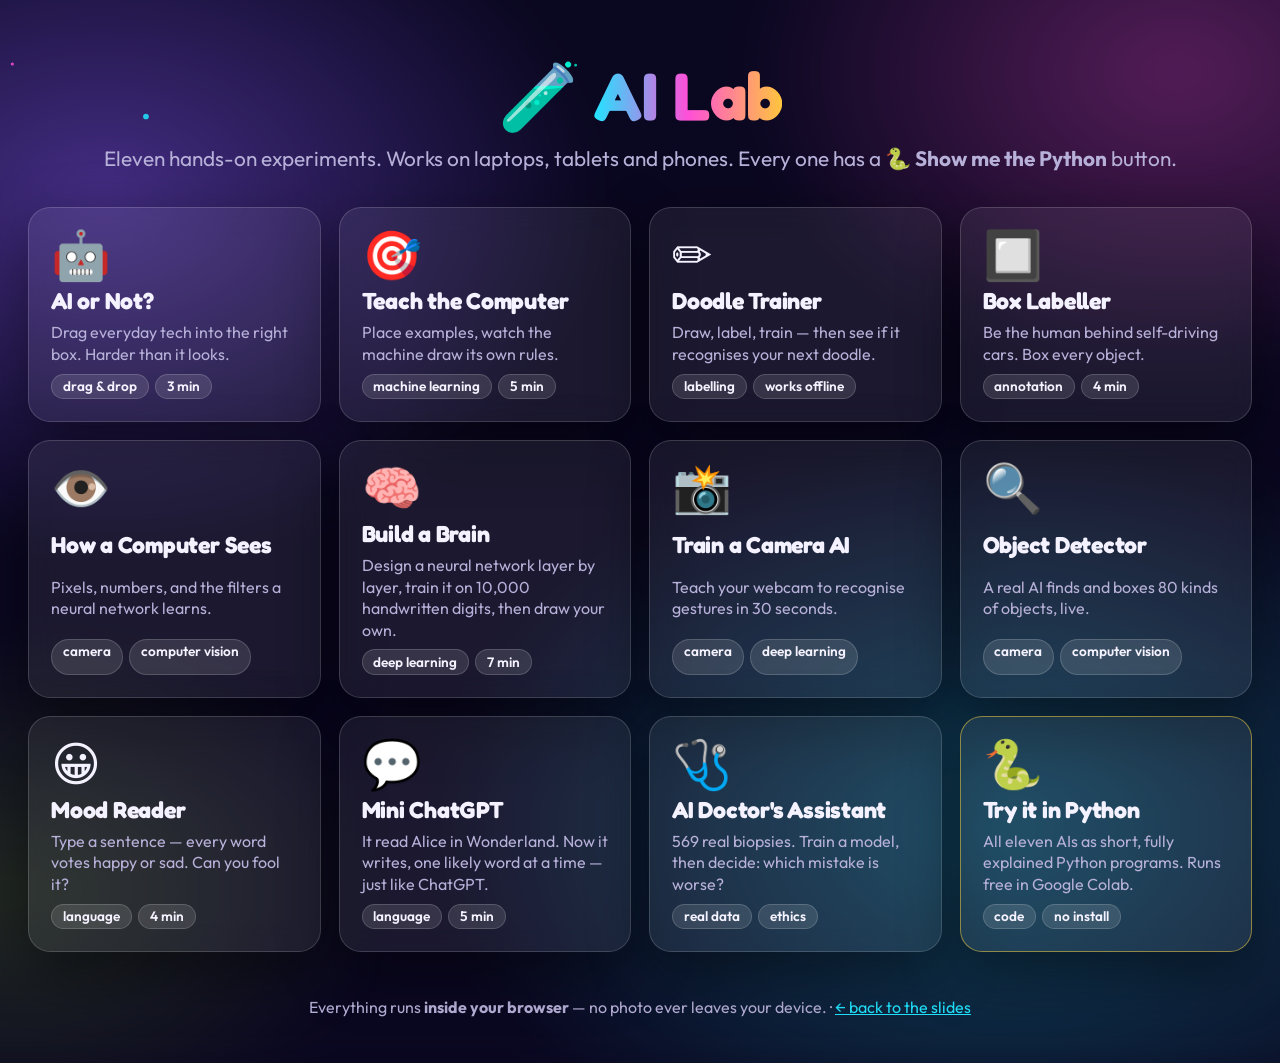
<file: site/play/index.html>
<!doctype html>
<html lang="en">
<head>
<meta charset="utf-8">
<meta name="viewport" content="width=device-width, initial-scale=1">
<link rel="icon" href="data:image/svg+xml,%3Csvg%20xmlns%3D%27http%3A//www.w3.org/2000/svg%27%20viewBox%3D%270%200%20100%20100%27%3E%3Ctext%20y%3D%27.9em%27%20font-size%3D%2790%27%3E%F0%9F%A7%AA%3C/text%3E%3C/svg%3E">
<title>AI Lab · Activities</title>
<link rel="preconnect" href="https://fonts.googleapis.com">
<link rel="preconnect" href="https://fonts.gstatic.com" crossorigin>
<link rel="stylesheet" href="https://fonts.googleapis.com/css2?family=Fredoka:wght@500;700&family=JetBrains+Mono:wght@500&family=Outfit:wght@400;600;800&display=swap">
<link rel="stylesheet" href="../css/theme.css">
<style>
  .hero { text-align: center; margin: 3vh 0 4vh; }
  .hero h1 { font-size: clamp(2.2rem, 7vw, 4.2rem); margin: 0; }
  .hero p { font-size: clamp(1rem, 2.4vw, 1.3rem); color: var(--muted); margin: .4em 0 0; }
  .grid { display: grid; grid-template-columns: repeat(auto-fill, minmax(260px, 1fr)); gap: 18px; max-width: 1280px; margin: 0 auto; font-size: clamp(1rem, 1.2vw, 1.25rem); }
  a.card {
    display: grid; gap: .5rem; padding: 22px; text-decoration: none; color: var(--ink);
    transition: transform .2s cubic-bezier(.2,1.4,.4,1), box-shadow .2s;
    position: relative; overflow: hidden;
  }
  a.card::before {
    content: ""; position: absolute; inset: -1px; border-radius: inherit; padding: 1px; opacity: 0; transition: opacity .2s;
    background: linear-gradient(135deg, var(--cyan), var(--pink), var(--amber));
    -webkit-mask: linear-gradient(#000 0 0) content-box, linear-gradient(#000 0 0); -webkit-mask-composite: xor; mask-composite: exclude;
  }
  a.card:hover { transform: translateY(-6px) rotate(-.5deg); }
  a.card:hover::before { opacity: 1; }
  .card .emo { font-size: 3rem; line-height: 1; }
  .card h2 { font-size: 1.45rem; margin: 0; }
  .card p { margin: 0; color: var(--muted); line-height: 1.35; }
  .tags { display: flex; gap: 6px; flex-wrap: wrap; }
  .foot { text-align: center; margin: 5vh 0 2vh; color: var(--muted); }
  .foot a { color: var(--cyan); }
</style>
</head>
<body class="play">
<div class="aurora"></div><canvas id="particles"></canvas>

<div class="hero">
  <h1>🧪 <span class="grad">AI Lab</span></h1>
  <p>Eleven hands-on experiments. Works on laptops, tablets and phones. Every one has a 🐍 <b>Show me the Python</b> button.</p>
</div>

<main class="grid">
  <a class="card glass" href="ai-or-not.html"><span class="emo">🤖</span><h2>AI or Not?</h2><p>Drag everyday tech into the right box. Harder than it looks.</p><div class="tags"><span class="pill">drag &amp; drop</span><span class="pill">3 min</span></div></a>
  <a class="card glass" href="teach.html"><span class="emo">🎯</span><h2>Teach the Computer</h2><p>Place examples, watch the machine draw its own rules.</p><div class="tags"><span class="pill">machine learning</span><span class="pill">5 min</span></div></a>
  <a class="card glass" href="doodle.html"><span class="emo">✏️</span><h2>Doodle Trainer</h2><p>Draw, label, train — then see if it recognises your next doodle.</p><div class="tags"><span class="pill">labelling</span><span class="pill">works offline</span></div></a>
  <a class="card glass" href="annotate.html"><span class="emo">🔲</span><h2>Box Labeller</h2><p>Be the human behind self-driving cars. Box every object.</p><div class="tags"><span class="pill">annotation</span><span class="pill">4 min</span></div></a>
  <a class="card glass" href="pixels.html"><span class="emo">👁️</span><h2>How a Computer Sees</h2><p>Pixels, numbers, and the filters a neural network learns.</p><div class="tags"><span class="pill">camera</span><span class="pill">computer vision</span></div></a>
  <a class="card glass" href="digits.html"><span class="emo">🧠</span><h2>Build a Brain</h2><p>Design a neural network layer by layer, train it on 10,000 handwritten digits, then draw your own.</p><div class="tags"><span class="pill">deep learning</span><span class="pill">7 min</span></div></a>
  <a class="card glass" href="teachable.html"><span class="emo">📸</span><h2>Train a Camera AI</h2><p>Teach your webcam to recognise gestures in 30 seconds.</p><div class="tags"><span class="pill">camera</span><span class="pill">deep learning</span></div></a>
  <a class="card glass" href="detect.html"><span class="emo">🔍</span><h2>Object Detector</h2><p>A real AI finds and boxes 80 kinds of objects, live.</p><div class="tags"><span class="pill">camera</span><span class="pill">computer vision</span></div></a>
  <a class="card glass" href="sentiment.html"><span class="emo">😀</span><h2>Mood Reader</h2><p>Type a sentence — every word votes happy or sad. Can you fool it?</p><div class="tags"><span class="pill">language</span><span class="pill">4 min</span></div></a>
  <a class="card glass" href="nextword.html"><span class="emo">💬</span><h2>Mini ChatGPT</h2><p>It read Alice in Wonderland. Now it writes, one likely word at a time — just like ChatGPT.</p><div class="tags"><span class="pill">language</span><span class="pill">5 min</span></div></a>
  <a class="card glass" href="medical.html"><span class="emo">🩺</span><h2>AI Doctor's Assistant</h2><p>569 real biopsies. Train a model, then decide: which mistake is worse?</p><div class="tags"><span class="pill">real data</span><span class="pill">ethics</span></div></a>
  <a class="card glass" href="https://colab.research.google.com/github/YouvenZ/ai-workshop-highschool/blob/main/notebooks/try-it-in-python.ipynb" target="_blank" rel="noopener" style="border-color:rgba(255,212,59,.5)"><span class="emo">🐍</span><h2>Try it in Python</h2><p>All eleven AIs as short, fully explained Python programs. Runs free in Google Colab.</p><div class="tags"><span class="pill">code</span><span class="pill">no install</span></div></a>
</main>

<p class="foot">Everything runs <b>inside your browser</b> — no photo ever leaves your device. · <a href="../">← back to the slides</a></p>

<script src="../js/fx.js"></script>
</body>
</html>
</file>
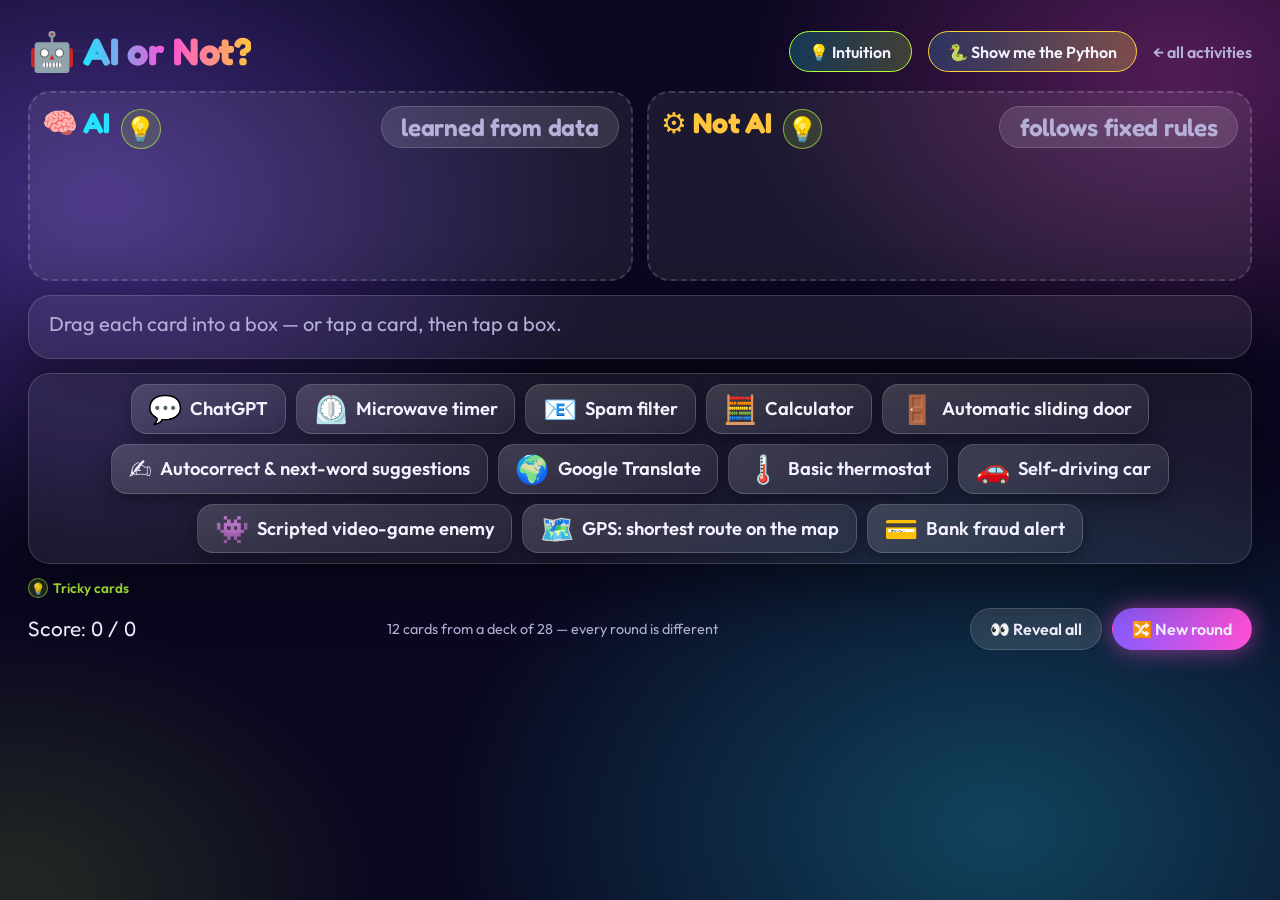
<file: site/play/ai-or-not.html>
<!doctype html>
<html lang="en">
<head>
<meta charset="utf-8">
<meta name="viewport" content="width=device-width, initial-scale=1">
<link rel="icon" href="data:image/svg+xml,%3Csvg%20xmlns%3D%27http%3A//www.w3.org/2000/svg%27%20viewBox%3D%270%200%20100%20100%27%3E%3Ctext%20y%3D%27.9em%27%20font-size%3D%2790%27%3E%F0%9F%A4%96%3C/text%3E%3C/svg%3E">
<title>AI or Not? · AI Lab</title>
<link rel="preconnect" href="https://fonts.googleapis.com">
<link rel="preconnect" href="https://fonts.gstatic.com" crossorigin>
<link rel="stylesheet" href="https://fonts.googleapis.com/css2?family=Fredoka:wght@500;700&family=JetBrains+Mono:wght@500&family=Outfit:wght@400;600;800&display=swap">
<link rel="stylesheet" href="../css/theme.css">
<script>/* before first paint: embedded in the deck? (fx.js loads later, after any CDN libraries) */if(/[?&]embed=1\b/.test(location.search)||window.self!==window.top)document.documentElement.classList.add("embedded");</script>
<style>
  .game { display: grid; gap: 14px; }
  .zones { display: grid; grid-template-columns: 1fr 1fr; gap: 14px; }
  .zone {
    min-height: 190px; padding: 12px; border-radius: var(--radius);
    border: 2px dashed var(--stroke); background: var(--glass);
    transition: border-color .2s, background .2s, transform .2s;
    display: flex; flex-direction: column; gap: 8px; cursor: pointer;
  }
  body.embedded .zone { min-height: 36vh; }
  .zone h2 { font-size: clamp(1.2rem, 2.6vw, 1.8rem); margin: 0; display: flex; justify-content: space-between; align-items: center; }
  .zone.ai h2  { color: var(--cyan); }
  .zone.not h2 { color: var(--amber); }
  .zone.hot.ai  { border-color: var(--cyan);  background: rgba(34,228,255,.12); transform: scale(1.01); }
  .zone.hot.not { border-color: var(--amber); background: rgba(255,197,61,.12); transform: scale(1.01); }
  .zone .cards { display: flex; flex-wrap: wrap; gap: 8px; }

  .tray { display: flex; flex-wrap: wrap; gap: 10px; justify-content: center; min-height: 64px; padding: 10px; }
  .card {
    display: inline-flex; align-items: center; gap: .45em;
    padding: .55em .9em; border-radius: 16px;
    background: linear-gradient(160deg, rgba(255,255,255,.16), rgba(255,255,255,.06));
    border: 1px solid var(--stroke); font-weight: 600; font-size: clamp(.95rem, 1.7vw, 1.15rem);
    cursor: grab; user-select: none; -webkit-user-select: none; touch-action: none;
    box-shadow: 0 6px 18px rgba(0,0,0,.35);
    transition: box-shadow .2s, border-color .2s;
    position: relative;
  }
  .card .emo { font-size: 1.5em; line-height: 1; }
  .card.dragging { cursor: grabbing; z-index: 50; box-shadow: 0 18px 40px rgba(0,0,0,.6), var(--glow-pink); transition: none; }
  .card.selected { border-color: var(--pink); box-shadow: var(--glow-pink); }
  .card.placed { cursor: default; animation: pop .35s cubic-bezier(.2,1.6,.4,1); }
  .card.right { border-color: var(--lime); box-shadow: 0 0 18px rgba(182,255,59,.45); }
  .card.wrong { border-color: var(--red);  box-shadow: 0 0 18px rgba(255,90,110,.5); animation: shake .45s; }
  .card .mark { font-size: 1.1em; }
  @keyframes pop   { 0% { transform: scale(.6); } 100% { transform: scale(1); } }
  @keyframes shake { 0%,100% { transform: translateX(0); } 25% { transform: translateX(-6px); } 75% { transform: translateX(6px); } }

  .why { min-height: 3.2em; padding: .7em 1em; font-size: clamp(1rem, 1.8vw, 1.25rem); line-height: 1.35; }
  .why b { font-family: var(--font-display); }
  .score { font-family: var(--font-display); font-size: 1.3rem; }
  .hint { text-align: center; }
</style>
</head>
<body class="play" data-py="ai-or-not">
<div class="aurora"></div><canvas id="particles"></canvas>

<header class="top">
  <h1>🤖 <span class="grad">AI or Not?</span></h1>
  <a class="back" href="./">← all activities</a>
</header>

<main class="game">
  <div class="zones">
    <section class="zone ai" data-zone="ai" aria-label="AI zone">
      <h2><span>🧠 AI</span><span class="pill muted">learned from data</span></h2>
      <div class="cards"></div>
    </section>
    <section class="zone not" data-zone="not" aria-label="Not AI zone">
      <h2><span>⚙️ Not AI</span><span class="pill muted">follows fixed rules</span></h2>
      <div class="cards"></div>
    </section>
  </div>

  <div class="glass why" id="why"><span class="muted">Drag each card into a box — or tap a card, then tap a box.</span></div>

  <div class="tray glass" id="tray"></div>

  <div class="row" style="justify-content:space-between">
    <span class="score" id="score">Score: 0 / 0</span>
    <span class="muted" id="poolNote" style="font-size:.9rem">12 cards from a deck of 28 — every round is different</span>
    <span class="row">
      <button class="btn" id="reveal">👀 Reveal all</button>
      <button class="btn primary" id="reset">🔀 New round</button>
    </span>
  </div>
</main>

<script src="../js/fx.js"></script>
<script src="../js/python-snippets.js"></script>
<script src="../js/python-panel.js"></script>
<script src="../js/intuition-data.js"></script>
<script src="../js/intuition-panel.js"></script>
<script>
(function () {
  "use strict";
  // ai: true means "learned from data". The explanation is what matters:
  // it is always about WHERE the behaviour came from — rules or examples.
  // 28 cards, 14 each side. A round deals 12 (6 + 6, at least 3 tricky), so
  // the game stays snappy and every "New round" feels fresh.
  // tricky: a card where the obvious answer is wrong or the line is subtle —
  // these make the best class discussions.
  const POOL = [
    // ---------- AI: the behaviour was LEARNED from examples ----------
    { e: "📧", t: "Spam filter",                      ai: true,  why: "It learned what spam looks like from millions of emails that people marked as spam." },
    { e: "🎬", t: "Netflix / YouTube recommendations", ai: true,  why: "It learns from what you — and millions of people like you — watched, liked and skipped." },
    { e: "🔓", t: "Face unlock",                       ai: true,  why: "A neural network, trained on huge numbers of faces, turns your face into numbers and checks they match the ones saved when you set it up." },
    { e: "💬", t: "ChatGPT",                           ai: true,  why: "It learned the patterns of language from an enormous amount of text, then predicts the next word." },
    { e: "🌍", t: "Google Translate",                  ai: true,  why: "It learned to translate from millions of texts that exist in two languages." },
    { e: "🚗", t: "Self-driving car",                  ai: true,  why: "It learned to recognise roads, people and signs from millions of labelled camera images." },
    { e: "🤳", t: "Snapchat face filter",              ai: true,  why: "It finds your eyes, nose and mouth with a model trained on thousands of faces labelled by people." },
    { e: "🗣️", t: "Voice assistant (Siri, Alexa)",     ai: true,  why: "Turning your voice into words is speech recognition, learned from thousands of hours of recorded speech." },
    { e: "💳", t: "Bank fraud alert",                  ai: true,  why: "It learned what normal and fraudulent payments look like from millions of past transactions — and flags the odd ones." },
    { e: "🖼️", t: "Phone photo search: “dog”",         ai: true,  why: "An image model trained on millions of labelled photos recognises what is in yours — no one tagged them by hand." },
    { e: "✍️", t: "Autocorrect & next-word suggestions", ai: true,  tricky: true, why: "Modern keyboards use a language model trained on lots of text (and your own typing) to guess the word you meant. Very old ones only used a dictionary." },
    { e: "🕒", t: "Maps: “arrive in 23 min” in traffic", ai: true, tricky: true, why: "The arrival time is a prediction: it learned how traffic behaves from past journeys and live speeds of millions of phones." },
    { e: "🏠", t: "Smart thermostat that learns your routine", ai: true, tricky: true, why: "It watches when you turn the heat up and down and learns your schedule — a basic thermostat can't." },
    { e: "🧦", t: "Robot vacuum that dodges socks & cables", ai: true, tricky: true, why: "It recognises objects with a vision AI trained on photos of household clutter. (Simpler robot vacuums just bump and turn — rules.)" },

    // ---------- NOT AI: the behaviour is RULES someone wrote ----------
    { e: "🧮", t: "Calculator",                        ai: false, why: "Every button follows a rule a programmer wrote. 2 + 2 is never a guess." },
    { e: "⏰", t: "Alarm clock",                       ai: false, why: "It rings at the time you set. One rule, nothing to learn." },
    { e: "🔦", t: "Flashlight app",                    ai: false, why: "Button pressed → light on. Nothing to learn." },
    { e: "🌡️", t: "Basic thermostat",                  ai: false, why: "IF colder than 20 °C THEN heat on. A pure rule — compare it with the smart one that learns." },
    { e: "⏲️", t: "Microwave timer",                   ai: false, why: "Counts down the seconds you typed, then beeps. A fixed rule." },
    { e: "🚪", t: "Automatic sliding door",            ai: false, why: "A sensor sees movement → the door opens. A rule wired in by an engineer." },
    { e: "💡", t: "Motion-sensor light",               ai: false, tricky: true, why: "It feels “smart”, but it's one rule: movement detected → light on for 2 minutes." },
    { e: "📊", t: "Spreadsheet SUM formula",           ai: false, why: "It adds the numbers exactly as the formula says. No examples, no learning." },
    { e: "🔑", t: "Password check",                    ai: false, why: "It compares what you typed with what was stored. Match → in. That's a rule, not a guess." },
    { e: "🚦", t: "Traffic light on a timer",          ai: false, tricky: true, why: "Most switch on a fixed timer. (Some cities now test AI-controlled lights — but a timer is just a rule.)" },
    { e: "🎲", t: "Dice-rolling app",                  ai: false, tricky: true, why: "It picks a random number. Random is not intelligent — nothing is learned from data." },
    { e: "🗺️", t: "GPS: shortest route on the map",    ai: false, tricky: true, why: "Finding the shortest path is a classic step-by-step algorithm on the road map — no learning needed. (Traffic predictions on top can be AI.)" },
    { e: "👾", t: "Scripted video-game enemy",          ai: false, tricky: true, why: "Classic game enemies follow IF-THEN scripts written by designers. Gamers call it “game AI”, but it doesn't learn." },
    { e: "📖", t: "Spell-check that underlines unknown words", ai: false, tricky: true, why: "It looks each word up in a dictionary list. Not found → red line. A lookup, not learning." },
  ];
  const ROUND = 12;
  let CARDS = [];
  function deal() {
    const pick = (ai) => {
      const side = POOL.filter((c) => c.ai === ai);
      const tricky = FX.shuffle(side.filter((c) => c.tricky)), plain = FX.shuffle(side.filter((c) => !c.tricky));
      const nt = Math.min(tricky.length, 1 + Math.floor(Math.random() * 2));      // 1–2 tricky per side
      return tricky.slice(0, nt).concat(plain.slice(0, ROUND / 2 - nt));
    };
    CARDS = FX.shuffle(pick(true).concat(pick(false)));
  }

  const tray = document.getElementById("tray");
  const why = document.getElementById("why");
  const scoreEl = document.getElementById("score");
  const zones = [...document.querySelectorAll(".zone")];
  let score = 0, placed = 0, selected = null;

  function render() {
    tray.innerHTML = "";
    zones.forEach((z) => (z.querySelector(".cards").innerHTML = ""));
    deal();
    score = 0; placed = 0; selected = null;
    updateScore();
    why.innerHTML = '<span class="muted">Drag each card into a box — or tap a card, then tap a box.</span>';
    FX.shuffle(CARDS.slice()).forEach((c) => {
      const el = document.createElement("div");
      el.className = "card";
      el.innerHTML = `<span class="emo">${c.e}</span><span>${c.t}</span>`;
      el._card = c;
      el.tabIndex = 0;
      attachDrag(el);
      tray.appendChild(el);
    });
  }

  function updateScore() { scoreEl.textContent = `Score: ${score} / ${placed}` + (placed === CARDS.length ? "  🎉" : ""); }

  function zoneAt(x, y) {
    return document.elementsFromPoint(x, y).map((n) => n.closest && n.closest(".zone")).find(Boolean) || null;
  }

  function place(el, zone) {
    if (!zone || el.classList.contains("placed")) return;
    const c = el._card;
    const guessAI = zone.dataset.zone === "ai";
    const ok = guessAI === c.ai;
    el.classList.remove("selected", "dragging");
    el.style.transform = "";
    el.classList.add("placed", ok ? "right" : "wrong");
    el.insertAdjacentHTML("beforeend", `<span class="mark">${ok ? "✅" : "❌"}</span>`);
    // A wrong card still moves to the CORRECT box, so the board ends up as the answer key.
    const target = zones.find((z) => (z.dataset.zone === "ai") === c.ai);
    target.querySelector(".cards").appendChild(el);
    placed++; if (ok) score++;
    updateScore();
    why.innerHTML = `${ok ? "✅ <b>Yes!</b>" : "🤔 <b>Not quite.</b>"} ${c.e} <b>${c.t}</b> is <b class="${c.ai ? "c1" : "c3"}">${c.ai ? "AI" : "not AI"}</b> — ${c.why}`;
    if (ok) {
      const r = el.getBoundingClientRect();
      FX.confetti({ particleCount: 40, spread: 55, origin: { x: (r.left + r.width / 2) / innerWidth, y: (r.top + r.height / 2) / innerHeight } });
    }
    if (placed === CARDS.length) {
      setTimeout(() => {
        FX.fireworks(1800);
        why.innerHTML = `🏁 <b>${score} / ${CARDS.length}</b> — ${score >= CARDS.length - 2 ? "AI expert! 🧠" : score >= CARDS.length * .6 ? "Nice work! 👏" : "Tricky, right? That's the point. 😉"} &nbsp;The pattern: <b class="c1">AI learns from examples</b>, <b class="c3">normal programs follow rules</b>.`;
      }, 400);
    }
  }

  function attachDrag(el) {
    let sx, sy, moved = false, active = false, hot = null;
    el.addEventListener("pointerdown", (e) => {
      if (el.classList.contains("placed")) return;
      e.stopPropagation();
      active = true; moved = false; sx = e.clientX; sy = e.clientY;
      el.setPointerCapture(e.pointerId);
    });
    el.addEventListener("pointermove", (e) => {
      if (!active) return;
      e.stopPropagation();
      const dx = e.clientX - sx, dy = e.clientY - sy;
      if (!moved && Math.hypot(dx, dy) < 6) return;
      moved = true;
      el.classList.add("dragging");
      el.style.transform = `translate(${dx}px, ${dy}px) rotate(${Math.max(-8, Math.min(8, dx / 25))}deg)`;
      const z = zoneAt(e.clientX, e.clientY);
      if (z !== hot) { hot && hot.classList.remove("hot"); hot = z; hot && hot.classList.add("hot"); }
    });
    const end = (e) => {
      if (!active) return;
      active = false;
      hot && hot.classList.remove("hot"); hot = null;
      if (!moved) { select(el); return; }
      const z = zoneAt(e.clientX, e.clientY);
      if (z) place(el, z);
      else { el.classList.remove("dragging"); el.style.transition = "transform .3s"; el.style.transform = ""; setTimeout(() => (el.style.transition = ""), 300); }
    };
    el.addEventListener("pointerup", end);
    el.addEventListener("pointercancel", end);
    el.addEventListener("keydown", (e) => {
      if (e.key === "1") place(el, zones[0]);
      if (e.key === "2") place(el, zones[1]);
    });
  }

  function select(el) {
    if (selected) selected.classList.remove("selected");
    selected = selected === el ? null : el;
    if (selected) { selected.classList.add("selected"); why.innerHTML = `Now tap <b class="c1">🧠 AI</b> or <b class="c3">⚙️ Not AI</b> for ${el._card.e} <b>${el._card.t}</b>.`; }
  }

  zones.forEach((z) => z.addEventListener("click", () => { if (selected) { const s = selected; selected = null; place(s, z); } }));
  document.getElementById("reset").addEventListener("click", render);
  document.getElementById("reveal").addEventListener("click", () => {
    [...tray.querySelectorAll(".card")].forEach((el) => {
      const target = zones.find((z) => (z.dataset.zone === "ai") === el._card.ai);
      el.classList.add("placed");
      target.querySelector(".cards").appendChild(el);
    });
    why.innerHTML = "The pattern: <b class='c1'>AI learns from examples</b>, <b class='c3'>normal programs follow rules</b> someone wrote.";
  });

  render();
})();
</script>
</body>
</html>
</file>
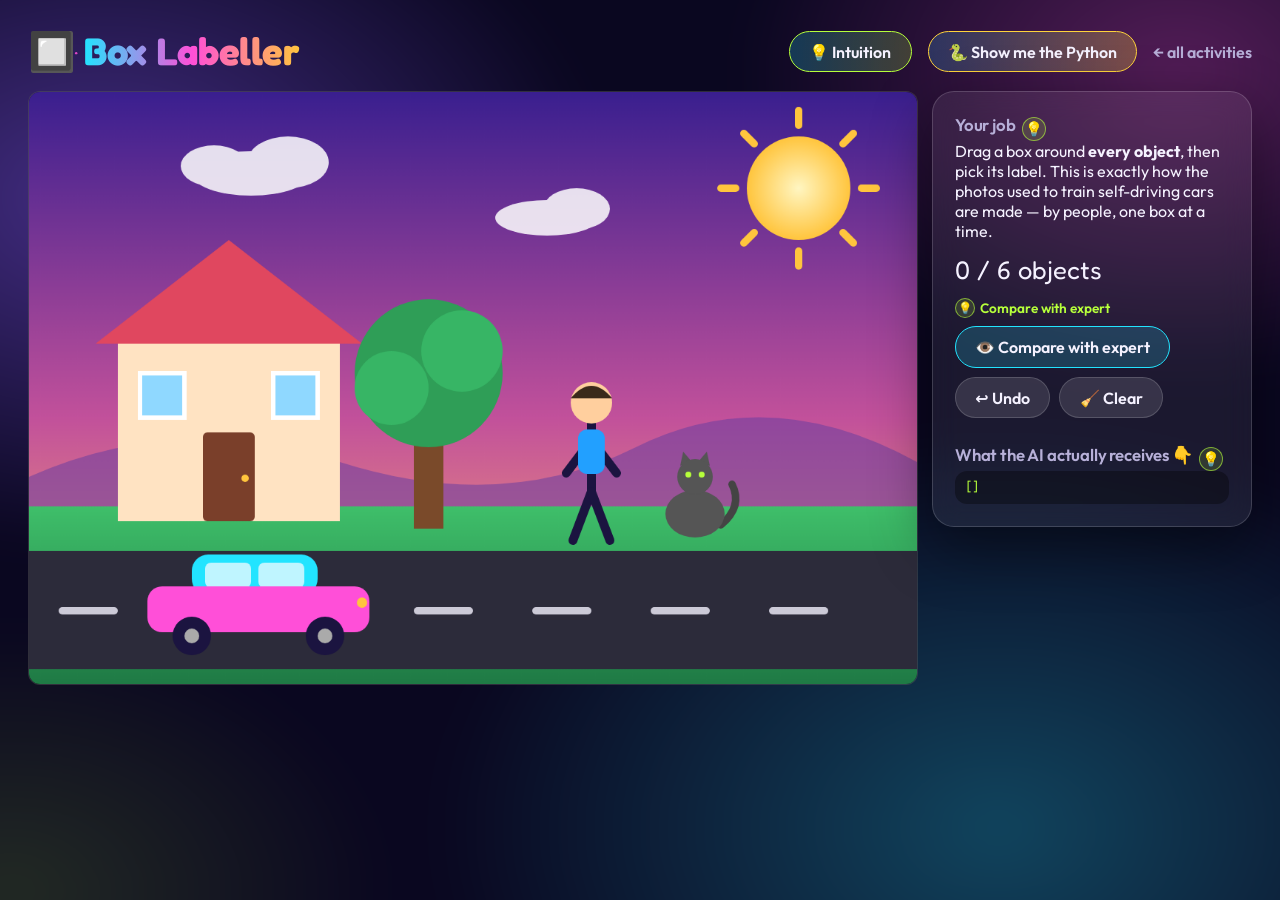
<file: site/play/annotate.html>
<!doctype html>
<html lang="en">
<head>
<meta charset="utf-8">
<meta name="viewport" content="width=device-width, initial-scale=1">
<link rel="icon" href="data:image/svg+xml,%3Csvg%20xmlns%3D%27http%3A//www.w3.org/2000/svg%27%20viewBox%3D%270%200%20100%20100%27%3E%3Ctext%20y%3D%27.9em%27%20font-size%3D%2790%27%3E%F0%9F%94%B2%3C/text%3E%3C/svg%3E">
<title>Box Labeller · AI Lab</title>
<link rel="preconnect" href="https://fonts.googleapis.com">
<link rel="preconnect" href="https://fonts.gstatic.com" crossorigin>
<link rel="stylesheet" href="https://fonts.googleapis.com/css2?family=Fredoka:wght@500;700&family=JetBrains+Mono:wght@500&family=Outfit:wght@400;600;800&display=swap">
<link rel="stylesheet" href="../css/theme.css">
<script>/* before first paint: embedded in the deck? (fx.js loads later, after any CDN libraries) */if(/[?&]embed=1\b/.test(location.search)||window.self!==window.top)document.documentElement.classList.add("embedded");</script>
<style>
  :root { --ar: 1.5; }
  .lab { display: grid; grid-template-columns: minmax(0, 1fr) minmax(0, 320px); gap: 14px; align-items: start; }
  @media (max-width: 860px) { .lab { grid-template-columns: 1fr; } }
  .wrap { position: relative; }
  .picker {
    position: absolute; display: none; gap: 6px; flex-wrap: wrap; max-width: 280px;
    padding: 8px; border-radius: 16px; background: rgba(10,7,32,.92); border: 1px solid var(--stroke);
    box-shadow: var(--shadow); z-index: 5;
  }
  .picker .btn { padding: .4em .7em; font-size: .95rem; }
  .json {
    font-family: var(--font-mono); font-size: .78rem; line-height: 1.45;
    background: rgba(0,0,0,.35); border-radius: var(--radius-sm); padding: .6em .8em;
    max-height: 180px; overflow: auto; white-space: pre; color: var(--lime); max-width: 100%;
  }
  .big { font-family: var(--font-display); font-size: 1.6rem; }
  h3 { font-size: 1.05rem; margin: 0; color: var(--muted); font-family: var(--font-body); font-weight: 600; }
</style>
</head>
<body class="play" data-py="annotate">
<div class="aurora"></div><canvas id="particles"></canvas>

<header class="top">
  <h1>🔲 <span class="grad">Box Labeller</span></h1>
  <a class="back" href="./">← all activities</a>
</header>

<main class="lab">
  <div class="wrap">
    <canvas class="board" id="board" width="1200" height="800" aria-label="Drag to draw a box around an object"></canvas>
    <div class="picker" id="picker"></div>
  </div>

  <aside class="glass panel stack">
    <div>
      <h3>Your job</h3>
      <div>Drag a box around <b>every object</b>, then pick its label. This is exactly how the photos used to train self-driving cars are made — by people, one box at a time.</div>
    </div>
    <div class="big" id="progress">0 / 6 objects</div>
    <div class="row">
      <button class="btn cyan" id="compare">👁️ Compare with expert</button>
      <button class="btn" id="undo">↩️ Undo</button>
      <button class="btn" id="clear">🧹 Clear</button>
    </div>
    <div id="result" class="muted"></div>
    <div>
      <h3>What the AI actually receives 👇</h3>
      <div class="json" id="json">[]</div>
    </div>
  </aside>
</main>

<script src="../js/fx.js"></script>
<script src="../js/python-snippets.js"></script>
<script src="../js/python-panel.js"></script>
<script src="../js/intuition-data.js"></script>
<script src="../js/intuition-panel.js"></script>
<script>
(function () {
  "use strict";
  const LABELS = [
    { id: "sun",    emo: "☀️", col: "#ffc53d" },
    { id: "house",  emo: "🏠", col: "#ff5a6e" },
    { id: "tree",   emo: "🌳", col: "#b6ff3b" },
    { id: "person", emo: "🧍", col: "#22e4ff" },
    { id: "cat",    emo: "🐱", col: "#ff4fd8" },
    { id: "car",    emo: "🚗", col: "#8b5cff" },
  ];
  // Expert boxes [x0, y0, x1, y1] in image pixels — they match img/street.svg.
  const TRUTH = {
    sun:    [935, 25, 1145, 235],
    house:  [90, 200, 450, 580],
    tree:   [440, 280, 640, 590],
    person: [720, 392, 800, 612],
    cat:    [855, 485, 960, 602],
    car:    [160, 625, 460, 761],
  };
  const board = document.getElementById("board");
  const ctx = board.getContext("2d");
  const picker = document.getElementById("picker");
  let img = null, boxes = [], drag = null, pending = null, showTruth = false;

  FX.loadImage("../img/street.svg").then((i) => { img = i; draw(); })
    .catch(() => { document.getElementById("result").innerHTML = '<div class="notice">The picture didn\'t load — reload the page.</div>'; });

  const lab = (id) => LABELS.find((l) => l.id === id);
  function iou(a, b) {
    const ix = Math.max(0, Math.min(a[2], b[2]) - Math.max(a[0], b[0]));
    const iy = Math.max(0, Math.min(a[3], b[3]) - Math.max(a[1], b[1]));
    const inter = ix * iy, area = (r) => (r[2] - r[0]) * (r[3] - r[1]);
    return inter / (area(a) + area(b) - inter || 1);
  }
  const norm = (a, b) => [Math.min(a.x, b.x), Math.min(a.y, b.y), Math.max(a.x, b.x), Math.max(a.y, b.y)];

  function rect(b, col, dashed, label) {
    ctx.save();
    ctx.lineWidth = 5; ctx.strokeStyle = col; ctx.shadowColor = col; ctx.shadowBlur = dashed ? 0 : 14;
    if (dashed) ctx.setLineDash([14, 10]);
    ctx.strokeRect(b[0], b[1], b[2] - b[0], b[3] - b[1]);
    if (!dashed) { ctx.fillStyle = col + "22"; ctx.fillRect(b[0], b[1], b[2] - b[0], b[3] - b[1]); }
    if (label) {
      ctx.setLineDash([]); ctx.shadowBlur = 0;
      ctx.font = "bold 26px Outfit, system-ui, sans-serif";
      const w = ctx.measureText(label).width + 18, y = Math.max(0, b[1] - 36);
      ctx.fillStyle = col; ctx.fillRect(b[0] - 2.5, y, w, 34);
      ctx.fillStyle = "#0a0720"; ctx.fillText(label, b[0] + 7, y + 26);
    }
    ctx.restore();
  }

  function draw() {
    ctx.clearRect(0, 0, board.width, board.height);
    if (img) ctx.drawImage(img, 0, 0, board.width, board.height);
    if (showTruth) for (const [id, b] of Object.entries(TRUTH)) rect(b, "#ffffff", true, null);
    for (const b of boxes) {
      const L = lab(b.label);
      let tag = `${L.emo} ${b.label}`;
      if (showTruth) tag += ` · ${Math.round(iou(b.box, TRUTH[b.label]) * 100)}%`;
      rect(b.box, L.col, false, tag);
    }
    if (drag) rect(norm(drag.a, drag.b), "#ffffff", false, null);
    if (pending) rect(pending, "#ffffff", true, "?");
  }

  function update() {
    const found = new Set(boxes.map((b) => b.label));
    document.getElementById("progress").textContent = `${found.size} / ${LABELS.length} objects`;
    document.getElementById("json").textContent = boxes.length
      ? "[\n" + boxes.map((b) => `  {"label": "${b.label}", "x": ${Math.round(b.box[0])}, "y": ${Math.round(b.box[1])}, "w": ${Math.round(b.box[2] - b.box[0])}, "h": ${Math.round(b.box[3] - b.box[1])}}`).join(",\n") + "\n]"
      : "[]";
    if (showTruth) score();
    draw();
    if (found.size === LABELS.length && !update.cheered) { update.cheered = true; FX.fireworks(1400); FX.toast("All 6 found! Now press 👁️ Compare with expert"); }
  }

  function score() {
    const res = document.getElementById("result");
    if (!boxes.length) { res.textContent = "Draw some boxes first."; return; }
    const s = boxes.map((b) => iou(b.box, TRUTH[b.label]));
    const avg = s.reduce((a, b) => a + b, 0) / s.length;
    const msg = avg > 0.8 ? "Pro labeller! 🏆" : avg > 0.6 ? "Good boxes 👍" : "A bit sloppy — and the AI would learn sloppy too 😬";
    res.innerHTML = `Box overlap with the expert: <b class="big ${avg > 0.6 ? "lime" : "red"}">${Math.round(avg * 100)}%</b><br>${msg}<br><span class="muted">(Dashed white = expert. A wrong label or loose box teaches the AI the wrong thing.)</span>`;
  }

  // ---------- drawing boxes ----------
  board.addEventListener("pointerdown", (e) => {
    e.stopPropagation();
    if (pending) { cancelPick(); }
    board.setPointerCapture(e.pointerId);
    const p = FX.canvasPoint(board, e);
    drag = { a: p, b: p };
  });
  board.addEventListener("pointermove", (e) => {
    if (!drag) return;
    e.stopPropagation();
    drag.b = FX.canvasPoint(board, e); draw();
  });
  const end = (e) => {
    if (!drag) return;
    const b = norm(drag.a, drag.b); drag = null;
    if (b[2] - b[0] < 15 || b[3] - b[1] < 15) { draw(); return; }
    pending = b; draw(); openPick(e);
  };
  board.addEventListener("pointerup", end);
  board.addEventListener("pointercancel", () => { drag = null; draw(); });

  function openPick(e) {
    const wrapR = board.parentElement.getBoundingClientRect();
    picker.innerHTML = LABELS.map((l) => `<button class="btn" data-id="${l.id}" style="border-color:${l.col}">${l.emo} ${l.id}</button>`).join("") +
      '<button class="btn" data-id="">✖</button>';
    picker.style.display = "flex";
    // keep the whole picker inside the picture, flipping above the pointer near the bottom
    const pw = picker.offsetWidth, ph = picker.offsetHeight;
    let y = e.clientY - wrapR.top + 10;
    if (y + ph > wrapR.height) y = e.clientY - wrapR.top - ph - 10;
    const x = Math.min(e.clientX - wrapR.left, wrapR.width - pw);
    picker.style.left = Math.max(0, x) + "px"; picker.style.top = Math.max(0, y) + "px";
  }
  function cancelPick() { pending = null; picker.style.display = "none"; draw(); }
  picker.addEventListener("pointerdown", (e) => e.stopPropagation());
  picker.addEventListener("click", (e) => {
    const btn = e.target.closest("button"); if (!btn) return;
    if (btn.dataset.id) boxes.push({ label: btn.dataset.id, box: pending });
    cancelPick(); update();
  });

  document.getElementById("compare").addEventListener("click", (e) => {
    showTruth = !showTruth;
    e.currentTarget.classList.toggle("on", showTruth);
    if (showTruth) score(); else document.getElementById("result").textContent = "";
    draw();
  });
  document.getElementById("undo").addEventListener("click", () => { boxes.pop(); update(); });
  document.getElementById("clear").addEventListener("click", () => { boxes = []; update.cheered = false; update(); });
  update();
})();
</script>
</body>
</html>
</file>
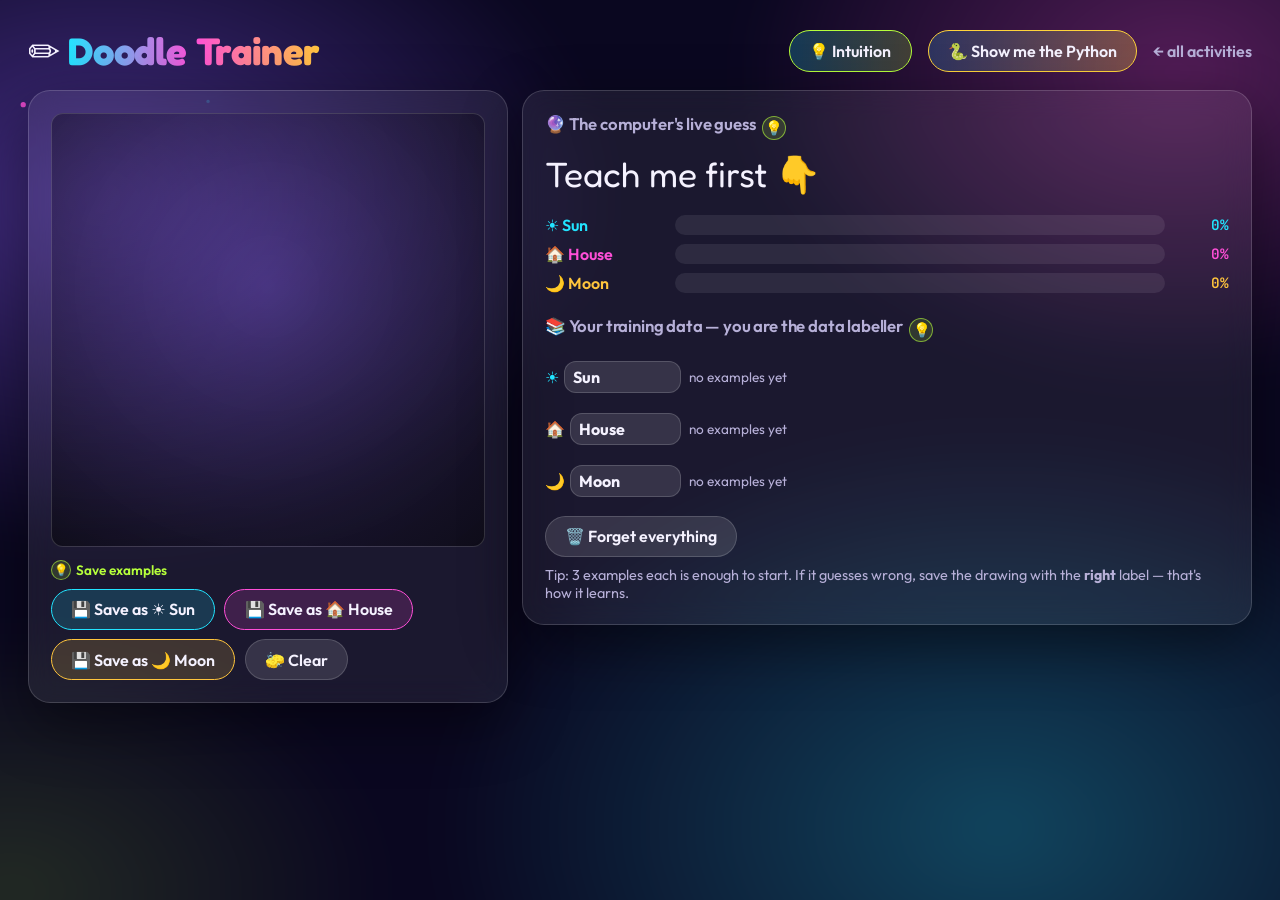
<file: site/play/doodle.html>
<!doctype html>
<html lang="en">
<head>
<meta charset="utf-8">
<meta name="viewport" content="width=device-width, initial-scale=1">
<link rel="icon" href="data:image/svg+xml,%3Csvg%20xmlns%3D%27http%3A//www.w3.org/2000/svg%27%20viewBox%3D%270%200%20100%20100%27%3E%3Ctext%20y%3D%27.9em%27%20font-size%3D%2790%27%3E%E2%9C%8F%EF%B8%8F%3C/text%3E%3C/svg%3E">
<title>Doodle Trainer · AI Lab</title>
<link rel="preconnect" href="https://fonts.googleapis.com">
<link rel="preconnect" href="https://fonts.gstatic.com" crossorigin>
<link rel="stylesheet" href="https://fonts.googleapis.com/css2?family=Fredoka:wght@500;700&family=JetBrains+Mono:wght@500&family=Outfit:wght@400;600;800&display=swap">
<link rel="stylesheet" href="../css/theme.css">
<script>/* before first paint: embedded in the deck? (fx.js loads later, after any CDN libraries) */if(/[?&]embed=1\b/.test(location.search)||window.self!==window.top)document.documentElement.classList.add("embedded");</script>
<style>
  :root { --ar: 1; --below: 120px; }
  .lab { display: grid; grid-template-columns: minmax(260px, 480px) minmax(0, 1fr); gap: 14px; align-items: start; }
  @media (max-width: 760px) { .lab { grid-template-columns: 1fr; } }
  #pad { aspect-ratio: 1; background: radial-gradient(circle at 50% 40%, rgba(139,92,255,.18), rgba(0,0,0,.45)); cursor: crosshair; }
  .guess { font-family: var(--font-display); font-size: clamp(1.4rem, 3vw, 2.2rem); min-height: 1.4em; }
  .shelf { display: grid; gap: 8px; }
  .shelf .cls { display: grid; grid-template-columns: 8.5em 1fr; gap: 8px; align-items: center; }
  .shelf .name { display: flex; align-items: center; gap: .3em; }
  .shelf input { width: 100%; padding: .3em .5em; font-weight: 700; }
  .thumbs { display: flex; gap: 5px; flex-wrap: wrap; min-height: 44px; align-items: center; }
  .thumbs canvas { width: 40px; height: 40px; border-radius: 8px; background: rgba(0,0,0,.35); border: 1px solid var(--stroke); animation: drop .35s cubic-bezier(.2,1.6,.4,1); }
  .thumbs .empty { color: var(--muted); font-size: .85rem; }
  .cls.c1 .thumbs canvas { border-color: var(--c1); }
  .cls.c2 .thumbs canvas { border-color: var(--c2); }
  .cls.c3 .thumbs canvas { border-color: var(--c3); }
  @keyframes drop { from { transform: translateY(-20px) scale(.5); opacity: 0; } }
  h3 { font-size: 1.05rem; margin: 0; color: var(--muted); font-family: var(--font-body); font-weight: 600; }
</style>
</head>
<body class="play" data-py="doodle">
<div class="aurora"></div><canvas id="particles"></canvas>

<header class="top">
  <h1>✏️ <span class="grad">Doodle Trainer</span></h1>
  <a class="back" href="./">← all activities</a>
</header>

<main class="lab">
  <section class="glass panel stack">
    <canvas class="board" id="pad" width="420" height="420" aria-label="Drawing pad"></canvas>
    <div class="row">
      <button class="btn c1" data-c="0" id="save0">💾 Save as ☀️</button>
      <button class="btn c2" data-c="1" id="save1">💾 Save as 🏠</button>
      <button class="btn c3" data-c="2" id="save2">💾 Save as 🌙</button>
      <button class="btn" id="clear">🧽 Clear</button>
    </div>
  </section>

  <section class="glass panel stack">
    <h3>🔮 The computer's live guess</h3>
    <div class="guess" id="guess">Draw something!</div>
    <div class="bars" id="bars"></div>
    <h3 style="margin-top:.6rem">📚 Your training data — you are the data labeller</h3>
    <div class="shelf" id="shelf"></div>
    <div class="row">
      <button class="btn" id="reset">🗑️ Forget everything</button>
      <span class="muted" style="font-size:.9rem">Tip: 3 examples each is enough to start. If it guesses wrong, save the drawing with the <b>right</b> label — that's how it learns.</span>
    </div>
  </section>
</main>

<script src="../js/fx.js"></script>
<script src="../js/python-snippets.js"></script>
<script src="../js/python-panel.js"></script>
<script src="../js/intuition-data.js"></script>
<script src="../js/intuition-panel.js"></script>
<script>
(function () {
  "use strict";
  const pad = document.getElementById("pad");
  const pctx = pad.getContext("2d");
  const SZ = 28;                                   // feature image: 28×28, like MNIST
  let classes = [
    { emo: "☀️", name: "Sun",   ex: [] },
    { emo: "🏠", name: "House", ex: [] },
    { emo: "🌙", name: "Moon",  ex: [] },
  ];
  const cssCls = ["c1", "c2", "c3"];
  let drawing = false, last = null, dirty = false;

  // ---------- drawing ----------
  function stroke(a, b) {
    pctx.strokeStyle = "#fff"; pctx.lineWidth = 14; pctx.lineCap = "round"; pctx.lineJoin = "round";
    pctx.shadowColor = "rgba(34,228,255,.9)"; pctx.shadowBlur = 8;
    pctx.beginPath(); pctx.moveTo(a.x, a.y); pctx.lineTo(b.x, b.y); pctx.stroke();
  }
  pad.addEventListener("pointerdown", (e) => {
    e.stopPropagation(); pad.setPointerCapture(e.pointerId);
    drawing = true; last = FX.canvasPoint(pad, e); stroke(last, { x: last.x + .1, y: last.y });
    dirty = true;
  });
  pad.addEventListener("pointermove", (e) => {
    if (!drawing) return;
    e.stopPropagation();
    const p = FX.canvasPoint(pad, e); stroke(last, p); last = p; dirty = true;
  });
  const up = () => { drawing = false; predict(); };
  pad.addEventListener("pointerup", up); pad.addEventListener("pointercancel", up);
  function clearPad() { pctx.clearRect(0, 0, pad.width, pad.height); dirty = false; predict(); }
  document.getElementById("clear").addEventListener("click", clearPad);

  // live prediction while drawing, ~8×/s
  setInterval(() => { if (drawing) predict(); }, 120);

  // ---------- features: crop to the drawing, centre it, shrink to 28×28, blur ----------
  const small = document.createElement("canvas"); small.width = small.height = SZ;
  const sctx = small.getContext("2d", { willReadFrequently: true });
  function features() {
    const { width: w, height: h } = pad;
    const d = pctx.getImageData(0, 0, w, h).data;
    let x0 = w, y0 = h, x1 = -1, y1 = -1;
    for (let y = 0; y < h; y += 2) for (let x = 0; x < w; x += 2) {
      if (d[(y * w + x) * 4 + 3] > 40) { if (x < x0) x0 = x; if (x > x1) x1 = x; if (y < y0) y0 = y; if (y > y1) y1 = y; }
    }
    if (x1 < 0) return null;
    const bw = x1 - x0 + 1, bh = y1 - y0 + 1, s = 20 / Math.max(bw, bh);
    sctx.clearRect(0, 0, SZ, SZ);
    sctx.imageSmoothingEnabled = true;
    sctx.drawImage(pad, x0, y0, bw, bh, (SZ - bw * s) / 2, (SZ - bh * s) / 2, bw * s, bh * s);
    const px = sctx.getImageData(0, 0, SZ, SZ).data;
    const raw = new Float32Array(SZ * SZ);
    for (let i = 0; i < SZ * SZ; i++) raw[i] = px[i * 4 + 3] / 255;
    // 3×3 blur makes "almost the same stroke" count as similar
    const v = new Float32Array(SZ * SZ); let norm = 0;
    for (let y = 0; y < SZ; y++) for (let x = 0; x < SZ; x++) {
      let s2 = 0;
      for (let dy = -1; dy <= 1; dy++) for (let dx = -1; dx <= 1; dx++) {
        const xx = x + dx, yy = y + dy;
        if (xx >= 0 && yy >= 0 && xx < SZ && yy < SZ) s2 += raw[yy * SZ + xx];
      }
      v[y * SZ + x] = s2; norm += s2 * s2;
    }
    norm = Math.sqrt(norm) || 1;
    for (let i = 0; i < v.length; i++) v[i] /= norm;
    return v;
  }
  const dot = (a, b) => { let s = 0; for (let i = 0; i < a.length; i++) s += a[i] * b[i]; return s; };

  // ---------- classifier: nearest neighbours, turned into confidences ----------
  function predict() {
    const bars = document.getElementById("bars");
    const guess = document.getElementById("guess");
    const ready = classes.filter((c) => c.ex.length).length;
    const f = dirty ? features() : null;
    if (!f) { guess.textContent = ready >= 2 ? "Draw something to test me!" : "Teach me first 👇"; setBars(classes.map(() => 0)); return; }
    if (ready < 2) { guess.textContent = "I need examples of at least 2 things 👇"; setBars(classes.map(() => 0)); return; }
    // best similarity to each class (mean of its top-2 matches)
    const score = classes.map((c) => {
      if (!c.ex.length) return -Infinity;
      const s = c.ex.map((e) => dot(e.f, f)).sort((a, b) => b - a);
      return s.length > 1 ? (s[0] + s[1]) / 2 : s[0];
    });
    const T = 0.04, m = Math.max(...score);
    const ex = score.map((s) => (s === -Infinity ? 0 : Math.exp((s - m) / T)));
    const sum = ex.reduce((a, b) => a + b, 0);
    const p = ex.map((e) => e / sum);
    const best = p.indexOf(Math.max(...p));
    guess.innerHTML = `I think it's ${classes[best].emo} <span class="${cssCls[best]}">${classes[best].name}</span>${p[best] < 0.6 ? " …maybe? 🤔" : "!"}`;
    setBars(p);
  }

  function renderBars() {
    document.getElementById("bars").innerHTML = classes.map((c, i) =>
      `<div class="bar ${cssCls[i]}"><span>${c.emo} ${c.name}</span><span class="track"><span class="fill"></span></span><span class="pct">0%</span></div>`).join("");
  }
  function setBars(p) {
    document.querySelectorAll("#bars .bar").forEach((b, i) => {
      b.querySelector(".fill").style.width = (p[i] * 100).toFixed(0) + "%";
      b.querySelector(".pct").textContent = (p[i] * 100).toFixed(0) + "%";
    });
  }

  function renderShelf() {
    const shelf = document.getElementById("shelf");
    shelf.innerHTML = "";
    classes.forEach((c, i) => {
      const row = document.createElement("div");
      row.className = "cls " + cssCls[i];
      row.innerHTML = `<label class="name"><span>${c.emo}</span><input type="text" value="${c.name}" maxlength="12" aria-label="Class name"></label><div class="thumbs"></div>`;
      const th = row.querySelector(".thumbs");
      if (!c.ex.length) th.innerHTML = '<span class="empty">no examples yet</span>';
      c.ex.forEach((e) => th.appendChild(e.thumb));
      row.querySelector("input").addEventListener("input", (ev) => { c.name = ev.target.value || "?"; renderButtons(); renderBars(); predict(); });
      shelf.appendChild(row);
    });
  }
  function renderButtons() {
    classes.forEach((c, i) => (document.getElementById("save" + i).textContent = `💾 Save as ${c.emo} ${c.name}`));
  }

  function save(i) {
    const f = dirty ? features() : null;
    if (!f) { FX.toast("Draw something first ✏️"); return; }
    const thumb = document.createElement("canvas");
    thumb.width = thumb.height = 80;
    thumb.getContext("2d").drawImage(pad, 0, 0, 80, 80);
    classes[i].ex.push({ f, thumb });
    renderShelf();
    const total = classes.reduce((a, c) => a + c.ex.length, 0);
    if (total === 6) { FX.confetti(); FX.toast("Enough to learn! Now draw a new one and watch the guess."); }
    clearPad();
  }
  [0, 1, 2].forEach((i) => document.getElementById("save" + i).addEventListener("click", () => save(i)));
  document.getElementById("reset").addEventListener("click", () => { classes.forEach((c) => (c.ex = [])); renderShelf(); clearPad(); });

  renderButtons(); renderBars(); renderShelf(); predict();
})();
</script>
</body>
</html>
</file>
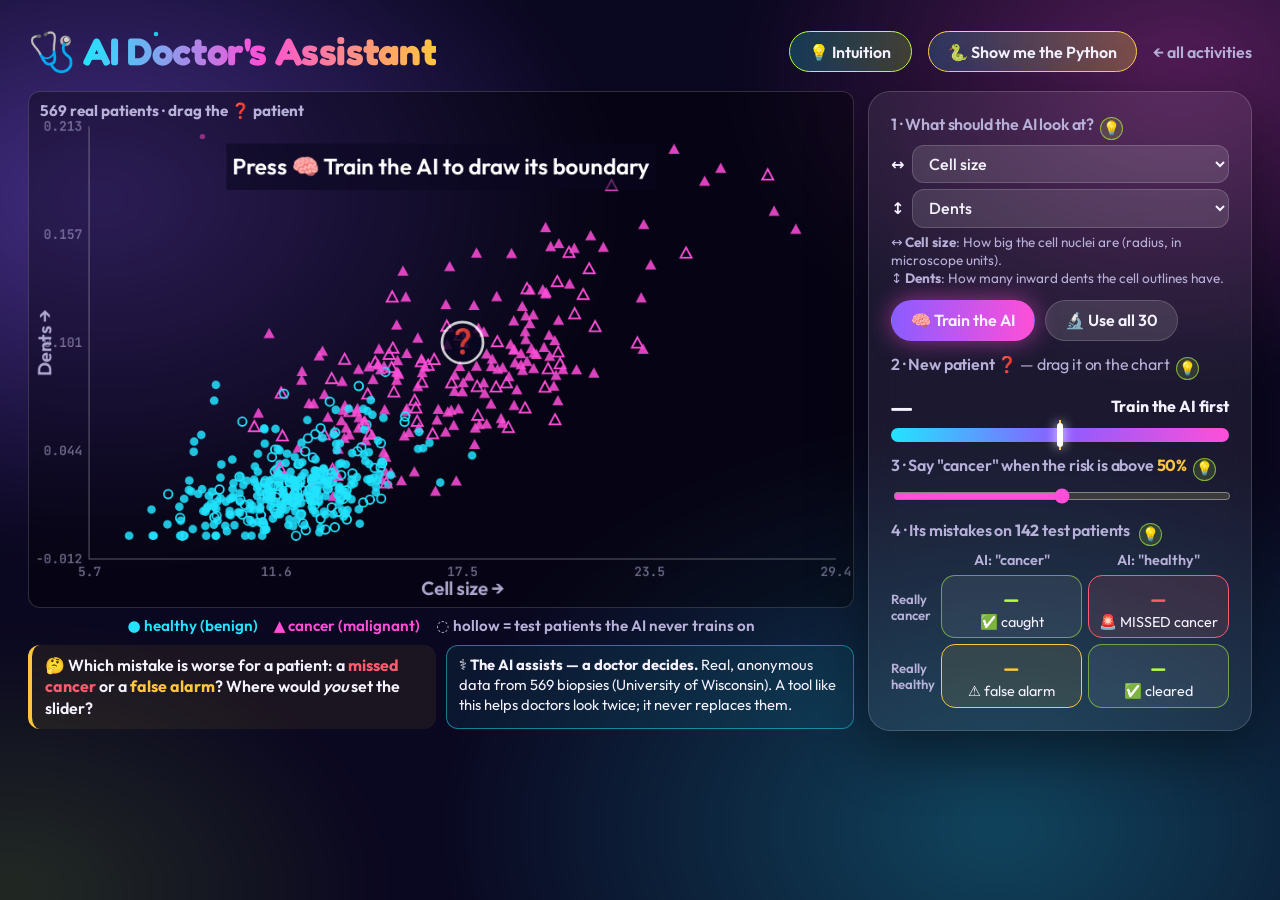
<file: site/play/medical.html>
<!doctype html>
<html lang="en">
<head>
<meta charset="utf-8">
<meta name="viewport" content="width=device-width, initial-scale=1">
<link rel="icon" href="data:image/svg+xml,%3Csvg%20xmlns%3D%27http%3A//www.w3.org/2000/svg%27%20viewBox%3D%270%200%20100%20100%27%3E%3Ctext%20y%3D%27.9em%27%20font-size%3D%2790%27%3E%F0%9F%A9%BA%3C/text%3E%3C/svg%3E">
<title>AI Doctor's Assistant · AI Lab</title>
<link rel="preconnect" href="https://fonts.googleapis.com">
<link rel="preconnect" href="https://fonts.gstatic.com" crossorigin>
<link rel="stylesheet" href="https://fonts.googleapis.com/css2?family=Fredoka:wght@500;700&family=JetBrains+Mono:wght@500&family=Outfit:wght@400;600;800&display=swap">
<link rel="stylesheet" href="../css/theme.css">
<script>/* before first paint: embedded in the deck? (fx.js loads later, after any CDN libraries) */if(/[?&]embed=1\b/.test(location.search)||window.self!==window.top)document.documentElement.classList.add("embedded");</script>
<style>
  :root { --ar: 1.6; --below: 190px; }
  html.embedded { font-size: clamp(12px, .85vw, 18px); }
  .under { display: grid; grid-template-columns: 1fr 1fr; gap: 10px; margin-top: 10px; align-items: stretch; }
  @media (max-width: 700px) { .under { grid-template-columns: 1fr; } }
  .under .ask { margin: 0; background: rgba(255,197,61,.07); border-radius: var(--radius-sm); padding: .6em .8em; line-height: 1.35; }
  .lab { display: grid; grid-template-columns: minmax(0, 1fr) minmax(300px, 24em); gap: 14px; align-items: start; }
  @media (max-width: 900px) { .lab { grid-template-columns: 1fr; } }
  .side h3 { font-size: 1rem; margin: 0 0 .3rem; color: var(--muted); font-family: var(--font-body); font-weight: 600; }
  .axes { display: grid; grid-template-columns: auto 1fr; gap: 6px 8px; align-items: center; font-weight: 600; }
  .axes select { width: 100%; }
  .legend { display: flex; gap: 1rem; flex-wrap: wrap; font-weight: 600; font-size: .95rem; margin-top: 8px; justify-content: center; }
  .legend .b { color: var(--cyan); } .legend .m { color: var(--pink); }
  .risk { display: grid; gap: .3rem; }
  .risk .val { font-family: var(--font-display); font-size: 2.1rem; line-height: 1; }
  .meter { height: 14px; border-radius: 999px; background: linear-gradient(90deg, var(--cyan), #8b5cff 50%, var(--pink)); position: relative; }
  .meter i { position: absolute; top: -5px; width: 6px; height: 24px; border-radius: 3px; background: #fff; box-shadow: 0 0 12px #fff; transform: translateX(-50%); transition: left .15s; }
  .meter b { position: absolute; top: -8px; bottom: -8px; width: 2px; background: var(--amber); transform: translateX(-50%); }
  .cm { display: grid; grid-template-columns: auto 1fr 1fr; gap: 6px; font-size: .9rem; }
  .cm .h { color: var(--muted); font-weight: 600; text-align: center; align-self: end; }
  .cm .r { color: var(--muted); font-weight: 600; writing-mode: horizontal-tb; align-self: center; font-size: .82rem; }
  .cm .cell { border-radius: 14px; padding: .45em .5em; text-align: center; border: 1px solid var(--stroke); background: var(--glass); transition: transform .2s; }
  .cm .cell .n { display: block; font-family: var(--font-display); font-size: 1.8rem; line-height: 1.05; }
  .cm .good { border-color: rgba(182,255,59,.5); } .cm .good .n { color: var(--lime); }
  .cm .fn { border-color: var(--red); background: rgba(255,90,110,.12); } .cm .fn .n { color: var(--red); }
  .cm .fp { border-color: var(--amber); background: rgba(255,197,61,.1); } .cm .fp .n { color: var(--amber); }
  .cm .cell.bump { transform: scale(1.08); }
  .ethics { border: 1px solid rgba(34,228,255,.5); background: rgba(34,228,255,.07); border-radius: var(--radius-sm); padding: .6em .8em; line-height: 1.35; font-size: .92rem; }
  .ask { border-left: 4px solid var(--amber); padding: .2em .8em; font-weight: 600; }
  .wrap { position: relative; }
  .cap { position: absolute; left: 12px; top: 10px; pointer-events: none; font-weight: 700; color: var(--muted); font-size: .95rem; }
</style>
</head>
<body class="play" data-py="medical">
<div class="aurora"></div><canvas id="particles"></canvas>

<header class="top">
  <h1>🩺 <span class="grad">AI Doctor's Assistant</span></h1>
  <a class="back" href="./">← all activities</a>
</header>

<main class="lab">
  <div>
    <div class="wrap">
      <canvas class="board" id="board" width="960" height="600" aria-label="Patients plotted by two measurements"></canvas>
      <div class="cap" id="cap">569 real patients · drag the ❓ patient</div>
    </div>
    <div class="legend">
      <span class="b">● healthy (benign)</span><span class="m">▲ cancer (malignant)</span>
      <span class="muted">◌ hollow = test patients the AI never trains on</span>
    </div>
    <div class="under">
      <p class="ask">🤔 Which mistake is worse for a patient: a <b class="red">missed cancer</b> or a <b style="color:var(--amber)">false alarm</b>? Where would <i>you</i> set the slider?</p>
      <div class="ethics">⚕️ <b>The AI assists — a doctor decides.</b> Real, anonymous data from 569 biopsies (University of Wisconsin). A tool like this helps doctors look twice; it never replaces them.</div>
    </div>
  </div>

  <aside class="glass panel stack side">
    <div>
      <h3>1 · What should the AI look at?</h3>
      <div class="axes">
        <span>↔</span><select id="fx"></select>
        <span>↕</span><select id="fy"></select>
      </div>
      <p class="muted" id="help" style="margin:.4em 0 0;font-size:.85rem"></p>
    </div>
    <div class="row">
      <button class="btn primary" id="train">🧠 Train the AI</button>
      <button class="btn" id="all" title="Use all 30 measurements instead of 2">🔬 Use all 30</button>
    </div>

    <div class="risk">
      <h3>2 · New patient ❓ <span class="muted" style="font-weight:400">— drag it on the chart</span></h3>
      <div class="row" style="justify-content:space-between"><span class="val" id="riskVal">—</span><span id="riskTxt" style="font-weight:700"></span></div>
      <div class="meter"><b id="thMark"></b><i id="riskMark" style="left:50%"></i></div>
    </div>

    <div>
      <h3>3 · Say "cancer" when the risk is above <b id="thv" style="color:var(--amber)">50%</b></h3>
      <input type="range" id="th" min="5" max="95" step="5" value="50" aria-label="decision threshold">
    </div>

    <div>
      <h3>4 · Its mistakes on <b id="nTest">142</b> test patients <span class="muted" id="acc"></span></h3>
      <div class="cm">
        <span></span><span class="h">AI: "cancer"</span><span class="h">AI: "healthy"</span>
        <span class="r">Really<br>cancer</span>
        <div class="cell good" id="tp"><span class="n">–</span>✅ caught</div>
        <div class="cell fn" id="fn"><span class="n">–</span>🚨 MISSED cancer</div>
        <span class="r">Really<br>healthy</span>
        <div class="cell fp" id="fp"><span class="n">–</span>⚠️ false alarm</div>
        <div class="cell good" id="tn"><span class="n">–</span>✅ cleared</div>
      </div>
    </div>
    <div class="notice hidden" id="err"></div>
  </aside>
</main>

<script src="../js/fx.js"></script>
<script src="../js/python-snippets.js"></script>
<script src="../js/python-panel.js"></script>
<script src="../js/intuition-data.js"></script>
<script src="../js/intuition-panel.js"></script>
<script>
(function () {
  "use strict";
  const $ = (id) => document.getElementById(id);
  const board = $("board"), g = board.getContext("2d"), W = board.width, H = board.height;
  const PAD = { l: 70, r: 20, t: 40, b: 56 };
  const GX = 96, GY = 60;                          // probability map resolution
  const map = document.createElement("canvas"); map.width = GX; map.height = GY;
  const sig = (z) => 1 / (1 + Math.exp(-z));

  let D, feats, fx = 0, fy = 2, th = 0.5;
  let model = null;              // 2-feature logistic regression { w: [w1, w2], b, mu, sd }
  let full = null;               // 30-feature model, when "Use all 30" is on
  let useAll = false, anim = 0, patient = null, dragging = false, ranges;

  // ------------------------------------------------------------ helpers --
  const col = (k) => D.rows.map((r) => r[feats[k].index]);
  function stats(xs) { const m = xs.reduce((a, b) => a + b, 0) / xs.length; const s = Math.sqrt(xs.reduce((a, b) => a + (b - m) ** 2, 0) / xs.length) || 1; return [m, s]; }
  function rangeOf(xs) { let lo = Math.min(...xs), hi = Math.max(...xs); const p = (hi - lo) * 0.06; return [lo - p, hi + p]; }
  const toX = (v) => PAD.l + (v - ranges[0][0]) / (ranges[0][1] - ranges[0][0]) * (W - PAD.l - PAD.r);
  const toY = (v) => H - PAD.b - (v - ranges[1][0]) / (ranges[1][1] - ranges[1][0]) * (H - PAD.t - PAD.b);
  const fromX = (x) => ranges[0][0] + (x - PAD.l) / (W - PAD.l - PAD.r) * (ranges[0][1] - ranges[0][0]);
  const fromY = (y) => ranges[1][0] + (H - PAD.b - y) / (H - PAD.t - PAD.b) * (ranges[1][1] - ranges[1][0]);
  const fmt = (v) => Math.abs(v) >= 100 ? v.toFixed(0) : Math.abs(v) >= 1 ? v.toFixed(1) : v.toFixed(3);

  // ----------------------------------------------------- the 2-D model --
  function freshModel() {
    const xa = col(fx), ya = col(fy), tr = D.test.map((t) => !t);
    const [mx, sx] = stats(xa.filter((_, i) => tr[i])), [my, sy] = stats(ya.filter((_, i) => tr[i]));
    return { w: [0, 0], b: 0, mu: [mx, my], sd: [sx, sy], xa, ya };
  }
  // One pass of gradient descent over the TRAINING patients only.
  function step(m, lr) {
    let g1 = 0, g2 = 0, gb = 0, n = 0;
    for (let i = 0; i < D.rows.length; i++) {
      if (D.test[i]) continue;
      const a = (m.xa[i] - m.mu[0]) / m.sd[0], c = (m.ya[i] - m.mu[1]) / m.sd[1];
      const e = sig(m.w[0] * a + m.w[1] * c + m.b) - D.diagnosis[i];
      g1 += e * a; g2 += e * c; gb += e; n++;
    }
    m.w[0] -= lr * g1 / n; m.w[1] -= lr * g2 / n; m.b -= lr * gb / n;
  }
  const p2 = (m, x, y) => sig(m.w[0] * (x - m.mu[0]) / m.sd[0] + m.w[1] * (y - m.mu[1]) / m.sd[1] + m.b);

  // ----------------------------------------------- the 30-feature model --
  function trainFull() {
    const tr = D.rows.filter((_, i) => !D.test[i]), k = D.features.length;
    const mu = [], sd = [];
    for (let j = 0; j < k; j++) { const [m, s] = stats(tr.map((r) => r[j])); mu.push(m); sd.push(s); }
    const w = new Array(k).fill(0); let b = 0;
    const Z = D.rows.map((r) => r.map((v, j) => (v - mu[j]) / sd[j]));
    for (let it = 0; it < 400; it++) {
      const gw = new Array(k).fill(0); let gb = 0, n = 0;
      for (let i = 0; i < Z.length; i++) {
        if (D.test[i]) continue;
        let z = b; for (let j = 0; j < k; j++) z += w[j] * Z[i][j];
        const e = sig(z) - D.diagnosis[i];
        for (let j = 0; j < k; j++) gw[j] += e * Z[i][j];
        gb += e; n++;
      }
      for (let j = 0; j < k; j++) w[j] -= 0.5 * (gw[j] / n + 0.01 * w[j]);
      b -= 0.5 * gb / n;
    }
    return { prob: (i) => { let z = b; for (let j = 0; j < k; j++) z += w[j] * Z[i][j]; return sig(z); } };
  }

  // ---------------------------------------------------------- the maths --
  function probOf(i) { return useAll && full ? full.prob(i) : model ? p2(model, model.xa[i], model.ya[i]) : null; }
  function confusion() {
    const c = { tp: 0, fn: 0, fp: 0, tn: 0 }; let n = 0;
    for (let i = 0; i < D.rows.length; i++) {
      if (!D.test[i]) continue;
      const p = probOf(i); if (p == null) return null;
      const say = p >= th, sick = D.diagnosis[i] === 1; n++;
      c[sick ? (say ? "tp" : "fn") : (say ? "fp" : "tn")]++;
    }
    c.acc = (c.tp + c.tn) / n; return c;
  }
  let lastCM = {};
  function showCM() {
    const c = confusion();
    for (const k of ["tp", "fn", "fp", "tn"]) {
      const el = $(k), v = c ? c[k] : "–";
      if (lastCM[k] !== v) { el.querySelector(".n").textContent = v; el.classList.add("bump"); setTimeout(() => el.classList.remove("bump"), 180); }
      lastCM[k] = v;
    }
    $("acc").textContent = c ? `· ${Math.round(c.acc * 100)}% right` + (useAll ? " (all 30 measurements)" : "") : "";
  }
  function showRisk() {
    if (!patient) return;
    const p = model ? p2(model, patient.x, patient.y) : null;
    $("riskMark").style.left = (p == null ? 50 : p * 100) + "%";
    $("thMark").style.left = th * 100 + "%";
    if (p == null) { $("riskVal").textContent = "—"; $("riskTxt").textContent = "Train the AI first"; return; }
    $("riskVal").textContent = Math.round(p * 100) + "% risk";
    $("riskTxt").innerHTML = p >= th ? '<span class="red">🔴 More tests, see a specialist</span>' : '<span class="c1">🟢 Probably fine — routine check-up</span>';
  }

  // -------------------------------------------------------------- draw --
  function buildMap() {
    const img = map.getContext("2d").createImageData(GX, GY);
    if (model) for (let gy = 0; gy < GY; gy++) for (let gx = 0; gx < GX; gx++) {
      const x = fromX(PAD.l + (gx + .5) / GX * (W - PAD.l - PAD.r)), y = fromY(PAD.t + (gy + .5) / GY * (H - PAD.t - PAD.b));
      const p = p2(model, x, y), k = (gy * GX + gx) * 4, s = Math.abs(p - 0.5) * 2;
      img.data[k] = 34 + (255 - 34) * p; img.data[k + 1] = 228 - (228 - 79) * p; img.data[k + 2] = 255 - (255 - 216) * p; img.data[k + 3] = 30 + 70 * s;
    }
    map.getContext("2d").putImageData(img, 0, 0);
  }
  function draw() {
    g.clearRect(0, 0, W, H);
    if (model) { g.imageSmoothingEnabled = true; g.drawImage(map, PAD.l, PAD.t, W - PAD.l - PAD.r, H - PAD.t - PAD.b); }
    // axes
    g.strokeStyle = "rgba(255,255,255,.25)"; g.lineWidth = 1.5;
    g.beginPath(); g.moveTo(PAD.l, PAD.t); g.lineTo(PAD.l, H - PAD.b); g.lineTo(W - PAD.r, H - PAD.b); g.stroke();
    g.fillStyle = "rgba(183,176,216,.95)"; g.font = "600 22px Outfit, sans-serif";
    g.textAlign = "center"; g.textBaseline = "alphabetic"; g.fillText(feats[fx].name + " →", (PAD.l + W - PAD.r) / 2, H - 14);
    g.save(); g.translate(26, (PAD.t + H - PAD.b) / 2); g.rotate(-Math.PI / 2); g.fillText(feats[fy].name + " →", 0, 0); g.restore();
    g.font = "500 15px JetBrains Mono, monospace"; g.fillStyle = "rgba(183,176,216,.6)";
    for (let k = 0; k <= 4; k++) {
      const vx = ranges[0][0] + (ranges[0][1] - ranges[0][0]) * k / 4, vy = ranges[1][0] + (ranges[1][1] - ranges[1][0]) * k / 4;
      g.textAlign = "center"; g.fillText(fmt(vx), toX(vx), H - PAD.b + 20);
      g.textAlign = "right"; g.fillText(fmt(vy), PAD.l - 8, toY(vy) + 5);
    }
    // the decision line: where risk = threshold
    if (model && (model.w[0] || model.w[1])) {
      const L = Math.log(th / (1 - th)) - model.b, [w1, w2] = model.w, [m1, m2] = model.mu, [s1, s2] = model.sd;
      const pts = [];
      if (Math.abs(w2) > 1e-9) for (const x of [ranges[0][0], ranges[0][1]]) pts.push([x, m2 + s2 * (L - w1 * (x - m1) / s1) / w2]);
      else pts.push([m1 + s1 * L / w1, ranges[1][0]], [m1 + s1 * L / w1, ranges[1][1]]);
      g.save(); g.beginPath(); g.rect(PAD.l, PAD.t, W - PAD.l - PAD.r, H - PAD.t - PAD.b); g.clip();
      g.strokeStyle = "#ffc53d"; g.lineWidth = 4; g.setLineDash([14, 10]); g.shadowColor = "#ffc53d"; g.shadowBlur = 14;
      g.beginPath(); g.moveTo(toX(pts[0][0]), toY(pts[0][1])); g.lineTo(toX(pts[1][0]), toY(pts[1][1])); g.stroke(); g.restore();
    }
    // patients
    const xa = col(fx), ya = col(fy);
    for (let i = 0; i < xa.length; i++) {
      const x = toX(xa[i]), y = toY(ya[i]), sick = D.diagnosis[i] === 1, test = D.test[i] === 1;
      const c = sick ? "#ff4fd8" : "#22e4ff";
      g.fillStyle = c; g.strokeStyle = c; g.lineWidth = 2;
      g.beginPath();
      if (sick) { g.moveTo(x, y - 7); g.lineTo(x + 6.5, y + 5); g.lineTo(x - 6.5, y + 5); g.closePath(); } else g.arc(x, y, 5, 0, 7);
      if (test) g.stroke(); else { g.globalAlpha = .85; g.fill(); g.globalAlpha = 1; }
    }
    // the new patient
    if (patient) {
      const x = toX(patient.x), y = toY(patient.y), t = performance.now() / 400;
      g.strokeStyle = "rgba(255,255,255,.8)"; g.lineWidth = 3;
      g.beginPath(); g.arc(x, y, 26 + 4 * Math.sin(t), 0, 7); g.stroke();
      g.fillStyle = "rgba(10,7,32,.85)"; g.beginPath(); g.arc(x, y, 22, 0, 7); g.fill();
      g.font = "28px system-ui, 'Apple Color Emoji', 'Segoe UI Emoji'"; g.textAlign = "center"; g.textBaseline = "middle"; g.fillText("❓", x, y + 1);
      g.textBaseline = "alphabetic";
    }
    if (!model) {
      g.fillStyle = "rgba(10,7,32,.6)"; g.fillRect(W / 2 - 250, 60, 500, 54);
      g.fillStyle = "#fff"; g.font = "600 26px Outfit, sans-serif"; g.textAlign = "center"; g.fillText("Press 🧠 Train the AI to draw its boundary", W / 2, 96);
    }
    requestAnimationFrame(draw);
  }

  // ----------------------------------------------------------- actions --
  function setup() {
    ranges = [rangeOf(col(fx)), rangeOf(col(fy))];
    model = null; full = null; useAll = false; $("all").classList.remove("on");
    patient = { x: (ranges[0][0] + ranges[0][1]) / 2, y: (ranges[1][0] + ranges[1][1]) / 2 };
    $("help").innerHTML = `↔ <b>${feats[fx].name}</b>: ${feats[fx].help}.<br>↕ <b>${feats[fy].name}</b>: ${feats[fy].help}.`;
    buildMap(); showCM(); showRisk();
  }
  function train() {
    cancelAnimationFrame(anim);
    model = freshModel(); let it = 0;
    // Animate learning: 90 small steps, so the boundary visibly swings into place.
    (function tick() {
      for (let k = 0; k < 3; k++) step(model, 0.8);
      it++; buildMap(); showCM(); showRisk();
      if (it < 90) anim = requestAnimationFrame(tick);
      else {
        const c = confusion();
        FX.toast(`Trained on ${D.rows.length - D.test.reduce((a, b) => a + b, 0)} patients: ${Math.round(c.acc * 100)}% right on ${$("nTest").textContent} it never saw. Now move the slider!`, 4200);
        if (c.acc > 0.9) FX.confetti({ particleCount: 70 });
      }
    })();
  }

  board.addEventListener("pointerdown", (e) => {
    e.stopPropagation();
    const p = FX.canvasPoint(board, e);
    if (p.x < PAD.l || p.x > W - PAD.r || p.y < PAD.t || p.y > H - PAD.b) return;
    dragging = true; board.setPointerCapture(e.pointerId);
    patient = { x: fromX(p.x), y: fromY(p.y) }; showRisk();
  });
  board.addEventListener("pointermove", (e) => {
    if (!dragging) return;
    const p = FX.canvasPoint(board, e);
    patient = { x: fromX(Math.max(PAD.l, Math.min(W - PAD.r, p.x))), y: fromY(Math.max(PAD.t, Math.min(H - PAD.b, p.y))) };
    showRisk();
    $("cap").textContent = `❓ ${feats[fx].name} ${fmt(patient.x)} · ${feats[fy].name} ${fmt(patient.y)}`;
  });
  const stop = () => { dragging = false; };
  board.addEventListener("pointerup", stop); board.addEventListener("pointercancel", stop);

  $("train").addEventListener("click", train);
  $("th").addEventListener("input", (e) => { th = e.target.value / 100; $("thv").textContent = e.target.value + "%"; showCM(); showRisk(); });
  $("all").addEventListener("click", (e) => {
    if (!model) train();
    useAll = !useAll; e.currentTarget.classList.toggle("on", useAll);
    if (useAll && !full) full = trainFull();
    showCM();
    FX.toast(useAll ? "All 30 measurements: fewer mistakes — but a human still can't 'see' 30 dimensions!" : "Back to the 2 measurements on the chart.", 3600);
  });
  function fillSelect(sel, v) {
    sel.innerHTML = feats.map((f, i) => `<option value="${i}">${f.name}</option>`).join("");
    sel.value = v;
    sel.addEventListener("change", () => { if (sel.id === "fx") fx = +sel.value; else fy = +sel.value; setup(); });
  }

  (async () => {
    try {
      D = await FX.timeout(fetch("../data/breast_cancer.json").then((r) => { if (!r.ok) throw new Error("data file missing"); return r.json(); }), 20000, "Loading the patient data");
      feats = D.friendly;
      $("nTest").textContent = D.test.reduce((a, b) => a + b, 0);
      fillSelect($("fx"), fx); fillSelect($("fy"), fy);
      setup(); requestAnimationFrame(draw);
    } catch (err) {
      const n = $("err"); n.classList.remove("hidden");
      n.textContent = "😕 Couldn't load the patient data (" + err.message + "). Reload the page — it's a small file on this website.";
    }
  })();
})();
</script>
</body>
</html>
</file>
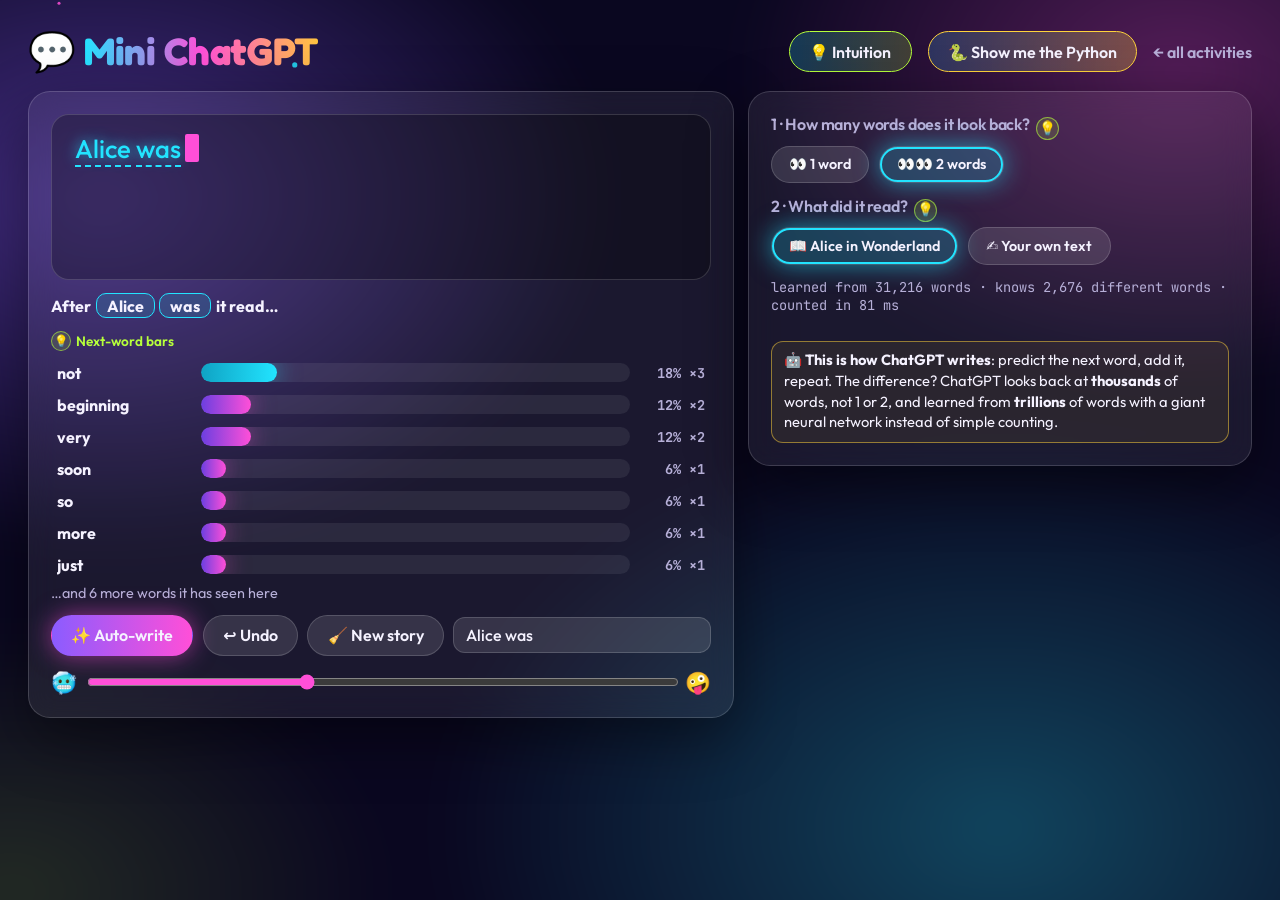
<file: site/play/nextword.html>
<!doctype html>
<html lang="en">
<head>
<meta charset="utf-8">
<meta name="viewport" content="width=device-width, initial-scale=1">
<link rel="icon" href="data:image/svg+xml,%3Csvg%20xmlns%3D%27http%3A//www.w3.org/2000/svg%27%20viewBox%3D%270%200%20100%20100%27%3E%3Ctext%20y%3D%27.9em%27%20font-size%3D%2790%27%3E%F0%9F%92%AC%3C/text%3E%3C/svg%3E">
<title>Mini ChatGPT · AI Lab</title>
<link rel="preconnect" href="https://fonts.googleapis.com">
<link rel="preconnect" href="https://fonts.gstatic.com" crossorigin>
<link rel="stylesheet" href="https://fonts.googleapis.com/css2?family=Fredoka:wght@500;700&family=JetBrains+Mono:wght@500&family=Outfit:wght@400;600;800&display=swap">
<link rel="stylesheet" href="../css/theme.css">
<script>/* before first paint: embedded in the deck? (fx.js loads later, after any CDN libraries) */if(/[?&]embed=1\b/.test(location.search)||window.self!==window.top)document.documentElement.classList.add("embedded");</script>
<style>
  .lab { display: grid; grid-template-columns: minmax(0, 1.4fr) minmax(290px, 1fr); gap: 14px; align-items: start; }
  @media (max-width: 900px) { .lab { grid-template-columns: 1fr; } }
  .side h3 { font-size: 1rem; margin: 0 0 .35rem; color: var(--muted); font-family: var(--font-body); font-weight: 600; }
  .story { font: 500 clamp(1.15rem, 2vw, 1.7rem)/1.5 var(--font-body); min-height: 6.5em; max-height: 42vh; overflow-y: auto; padding: .6em .9em; border-radius: 18px; background: rgba(0,0,0,.28); border: 1px solid var(--stroke); }
  .story .t { animation: fadein .35s ease both; }
  .story .ctx { color: var(--cyan); text-shadow: 0 0 14px rgba(34,228,255,.8); border-bottom: 2px dashed var(--cyan); }
  .story .caret { display: inline-block; width: .55em; height: 1.1em; vertical-align: -.15em; background: var(--pink); margin-left: .15em; animation: blink 1s steps(2) infinite; border-radius: 2px; }
  @keyframes fadein { from { opacity: 0; filter: blur(6px); } }
  @keyframes blink { 50% { opacity: 0; } }
  .look { font-weight: 700; }
  .look .chip { display: inline-block; padding: .1em .6em; border-radius: 10px; background: rgba(34,228,255,.15); border: 1px solid var(--cyan); margin: 0 .15em; }
  .cands { display: grid; gap: 6px; }
  .cand { all: unset; cursor: pointer; display: grid; grid-template-columns: 8.5em 1fr 4.2em; align-items: center; gap: 8px; font-weight: 700; padding: 3px 6px; border-radius: 10px; }
  .cand:hover, .cand:focus-visible { background: rgba(255,255,255,.08); }
  .cand .word { overflow: hidden; text-overflow: ellipsis; white-space: nowrap; }
  .cand .track { height: 1.2rem; border-radius: 999px; background: rgba(255,255,255,.07); overflow: hidden; }
  .cand .fill { display: block; height: 100%; border-radius: 999px; background: linear-gradient(90deg, #6b3fe0, var(--pink)); box-shadow: var(--glow-pink); transition: width .3s ease; }
  .cand:first-child .fill { background: linear-gradient(90deg, #0fa3c4, var(--cyan)); box-shadow: var(--glow-cyan); }
  .cand .pct { text-align: right; font-family: var(--font-mono); font-size: .85em; color: var(--muted); }
  .seg .btn { font-size: .9rem; }
  textarea { width: 100%; min-height: 7em; font: 500 1rem var(--font-body); color: var(--ink); background: var(--glass-2); border: 1px solid var(--stroke); border-radius: var(--radius-sm); padding: .6em; resize: vertical; }
  .stats { font-family: var(--font-mono); font-size: .85rem; color: var(--muted); }
  .temp { display: grid; grid-template-columns: auto 1fr auto; gap: 8px; align-items: center; font-size: 1.3rem; }
  .gpt { border: 1px solid rgba(255,212,59,.5); background: rgba(255,212,59,.07); border-radius: var(--radius-sm); padding: .6em .8em; line-height: 1.4; font-size: .92rem; }
</style>
</head>
<body class="play" data-py="nextword">
<div class="aurora"></div><canvas id="particles"></canvas>

<header class="top">
  <h1>💬 <span class="grad">Mini ChatGPT</span></h1>
  <a class="back" href="./">← all activities</a>
</header>

<main class="lab">
  <section class="glass panel stack">
    <div class="story" id="story" aria-live="polite"></div>
    <div class="look" id="look"></div>
    <div class="cands" id="cands"></div>
    <div class="row">
      <button class="btn primary" id="auto">✨ Auto-write</button>
      <button class="btn" id="undo">↩ Undo</button>
      <button class="btn" id="restart">🧹 New story</button>
      <input type="text" id="start" value="Alice was" aria-label="Start of the story" style="flex:1;min-width:8em">
    </div>
    <div class="temp"><span title="safe: always the most likely word">🥶</span><input type="range" id="temp" min="0.1" max="2" step="0.1" value="0.8" aria-label="creativity"><span title="creative: surprising words">🤪</span></div>
  </section>

  <aside class="glass panel stack side">
    <div>
      <h3>1 · How many words does it look back?</h3>
      <div class="row seg" id="order">
        <button class="btn" data-n="1">👀 1 word</button>
        <button class="btn on" data-n="2">👀👀 2 words</button>
      </div>
    </div>
    <div>
      <h3>2 · What did it read?</h3>
      <div class="row seg" id="src">
        <button class="btn on" data-src="alice">📖 Alice in Wonderland</button>
        <button class="btn" data-src="own">✍️ Your own text</button>
      </div>
      <div id="ownBox" hidden style="margin-top:8px">
        <textarea id="own" placeholder="Paste a story, song lyrics, a Wikipedia article… (more text = better)"></textarea>
        <button class="btn cyan" id="trainOwn" style="margin-top:6px">🧠 Learn this text</button>
      </div>
      <p class="stats" id="stats"></p>
    </div>
    <div class="gpt">🤖 <b>This is how ChatGPT writes</b>: predict the next word, add it, repeat. The difference? ChatGPT looks back at <b>thousands</b> of words, not 1 or 2, and learned from <b>trillions</b> of words with a giant neural network instead of simple counting.</div>
  </aside>
</main>

<script src="../js/fx.js"></script>
<script src="../js/python-snippets.js"></script>
<script src="../js/python-panel.js"></script>
<script src="../js/intuition-data.js"></script>
<script src="../js/intuition-panel.js"></script>
<script>
(function () {
  "use strict";
  const $ = (id) => document.getElementById(id);
  const FALLBACK = `Alice was beginning to get very tired of sitting by her sister on the bank. The White Rabbit ran close by her. Alice was not a bit hurt. The Queen was in a furious passion. The Hatter was the first to break the silence. The Cat only grinned when it saw Alice.`;

  let order = 2, src = "alice", M = null, story = [], history = [], timer = 0, aliceText = null;

  const tokenize = (t) => t.replace(/[“”"_*]/g, "").replace(/[‘’]/g, "'").match(/[A-Za-z']+|[.,!?;:]/g) || [];

  // Count: after these 1 (or 2) words, which word came next, how often?
  function build(text) {
    const t0 = performance.now(), raw = tokenize(text), low = raw.map((w) => w.toLowerCase());
    const next1 = new Map(), next2 = new Map(), caps = new Map();
    const bump = (m, k, w) => { let c = m.get(k); if (!c) m.set(k, (c = new Map())); c.set(w, (c.get(w) || 0) + 1); };
    for (let i = 0; i < low.length - 1; i++) {
      bump(next1, low[i], low[i + 1]);
      if (i > 0) bump(next2, low[i - 1] + " " + low[i], low[i + 1]);
    }
    // Remember how each word is usually written (Alice, Queen, I…) so the story looks right.
    raw.forEach((w, i) => { if (i && !/[.!?]/.test(raw[i - 1]) && /^[A-Z]/.test(w)) caps.set(w.toLowerCase(), (caps.get(w.toLowerCase()) || 0) + 1); });
    const count = new Map(); low.forEach((w) => count.set(w, (count.get(w) || 0) + 1));
    const proper = new Set([...caps].filter(([w, c]) => c > (count.get(w) || 0) * 0.6).map(([w]) => w));
    M = { next1, next2, proper, words: low.length, vocab: count.size, starts: low.filter((w, i) => i && low[i - 1] === ".") };
    $("stats").textContent = `learned from ${M.words.toLocaleString()} words · knows ${M.vocab.toLocaleString()} different words · counted in ${Math.max(1, Math.round(performance.now() - t0))} ms`;
  }

  function candidates() {
    const w = story.map((s) => s.toLowerCase());
    let used = 0, m = null;
    if (order === 2 && w.length >= 2) { m = M.next2.get(w[w.length - 2] + " " + w[w.length - 1]); if (m) used = 2; }
    if (!m && w.length >= 1) { m = M.next1.get(w[w.length - 1]); if (m) used = 1; }
    if (!m) return { used: 0, list: [] };
    const total = [...m.values()].reduce((a, b) => a + b, 0);
    return { used, list: [...m.entries()].sort((a, b) => b[1] - a[1]).map(([word, c]) => ({ word, c, p: c / total })) };
  }

  const pretty = (w, i) => {
    const prev = story[i - 1];
    if (/^[.,!?;:]$/.test(w)) return w;
    if (w === "i") return "I";
    if (i === 0 || /[.!?]/.test(prev || "")) return w[0].toUpperCase() + w.slice(1);
    return M.proper.has(w.toLowerCase()) ? w[0].toUpperCase() + w.slice(1) : w;
  };

  function render(animateLast) {
    const { used, list } = candidates();
    const n = story.length;
    $("story").innerHTML = story.map((w, i) => {
      const cls = ["t"]; if (i >= n - used) cls.push("ctx");
      const sp = /^[.,!?;:]$/.test(w) || i === 0 ? "" : " ";
      return `${sp}<span class="${cls.join(" ")}" ${animateLast && i === n - 1 ? "" : 'style="animation:none"'}>${pretty(w, i)}</span>`;
    }).join("") + '<span class="caret"></span>';
    $("story").scrollTop = 1e6;
    const ctx = story.slice(n - used).map((w, i) => pretty(w, n - used + i));
    $("look").innerHTML = used
      ? `After ${ctx.map((w) => `<span class="chip">${w}</span>`).join("")} it read… <span class="muted" style="font-weight:500">${used < order ? "(never saw those 2 words together — fell back to 1)" : ""}</span>`
      : '<span class="muted">It never saw that word. Press 🧹 New story or type a different start.</span>';
    const box = $("cands"); box.innerHTML = "";
    list.slice(0, 7).forEach((c) => {
      const b = document.createElement("button"); b.className = "cand";
      b.innerHTML = `<span class="word">${/^[.,!?;:]$/.test(c.word) ? `“${c.word}”` : c.word}</span><span class="track"><span class="fill" style="width:0"></span></span><span class="pct">${Math.round(c.p * 100)}% ×${c.c}</span>`;
      b.addEventListener("click", () => add(c.word));
      box.appendChild(b);
      requestAnimationFrame(() => (b.querySelector(".fill").style.width = Math.max(3, c.p * 100) + "%"));
    });
    if (list.length > 7) box.insertAdjacentHTML("beforeend", `<span class="muted" style="font-size:.9rem">…and ${list.length - 7} more words it has seen here</span>`);
  }

  function add(w) { history.push(story.slice()); story.push(w); render(true); }

  // Temperature: low = nearly always the top word; high = surprising picks.
  function pick() {
    const { list } = candidates();
    if (!list.length) { const s = M.starts; return s[Math.floor(Math.random() * s.length)] || "the"; }
    const T = +$("temp").value;
    const ws = list.map((c) => Math.pow(c.p, 1 / T)), sum = ws.reduce((a, b) => a + b, 0);
    let r = Math.random() * sum;
    for (let i = 0; i < list.length; i++) { r -= ws[i]; if (r <= 0) return list[i].word; }
    return list[0].word;
  }

  function restart() {
    stopAuto();
    const s = tokenize($("start").value).map((w) => w.toLowerCase());
    story = s.length ? s : ["alice"]; history = [];
    render(false);
  }
  function stopAuto() { clearInterval(timer); timer = 0; $("auto").textContent = "✨ Auto-write"; }
  $("auto").addEventListener("click", () => {
    if (timer) return stopAuto();
    $("auto").textContent = "⏸ Stop";
    timer = setInterval(() => { add(pick()); if (story.length > 160) stopAuto(); }, 380);
  });
  $("undo").addEventListener("click", () => { if (history.length) { story = history.pop(); render(false); } });
  $("restart").addEventListener("click", restart);
  $("start").addEventListener("keydown", (e) => { if (e.key === "Enter") restart(); });

  $("order").addEventListener("click", (e) => {
    const b = e.target.closest("[data-n]"); if (!b) return;
    order = +b.dataset.n;
    $("order").querySelectorAll(".btn").forEach((x) => x.classList.toggle("on", x === b));
    render(false);
    FX.toast(order === 1 ? "Looking at just 1 word: sentences drift into nonsense faster." : "Looking at 2 words: more sensible — ChatGPT looks at thousands!", 3200);
  });
  $("src").addEventListener("click", (e) => {
    const b = e.target.closest("[data-src]"); if (!b) return;
    src = b.dataset.src;
    $("src").querySelectorAll(".btn").forEach((x) => x.classList.toggle("on", x === b));
    $("ownBox").hidden = src !== "own";
    if (src === "alice") { build(aliceText || FALLBACK); $("start").value = "Alice was"; restart(); }
  });
  $("trainOwn").addEventListener("click", () => {
    const t = $("own").value;
    if (tokenize(t).length < 30) return FX.toast("Give it at least a few sentences (30+ words) ✍️", 3000);
    build(t);
    $("start").value = tokenize(t).slice(0, 1).join(" ");
    restart(); FX.confetti({ particleCount: 60 });
    FX.toast("Learned your text! Now press ✨ Auto-write — it will sound like YOU.", 3500);
  });
  $("own").addEventListener("keydown", (e) => e.stopPropagation());

  (async () => {
    try {
      const r = await FX.timeout(fetch("../data/alice.txt"), 20000, "Loading the book");
      if (!r.ok) throw new Error("book missing");
      aliceText = await r.text();
    } catch (err) {
      FX.toast("Couldn't load the whole book — using a short piece instead.", 3500);
    }
    build(aliceText || FALLBACK);
    restart();
  })();
})();
</script>
</body>
</html>
</file>
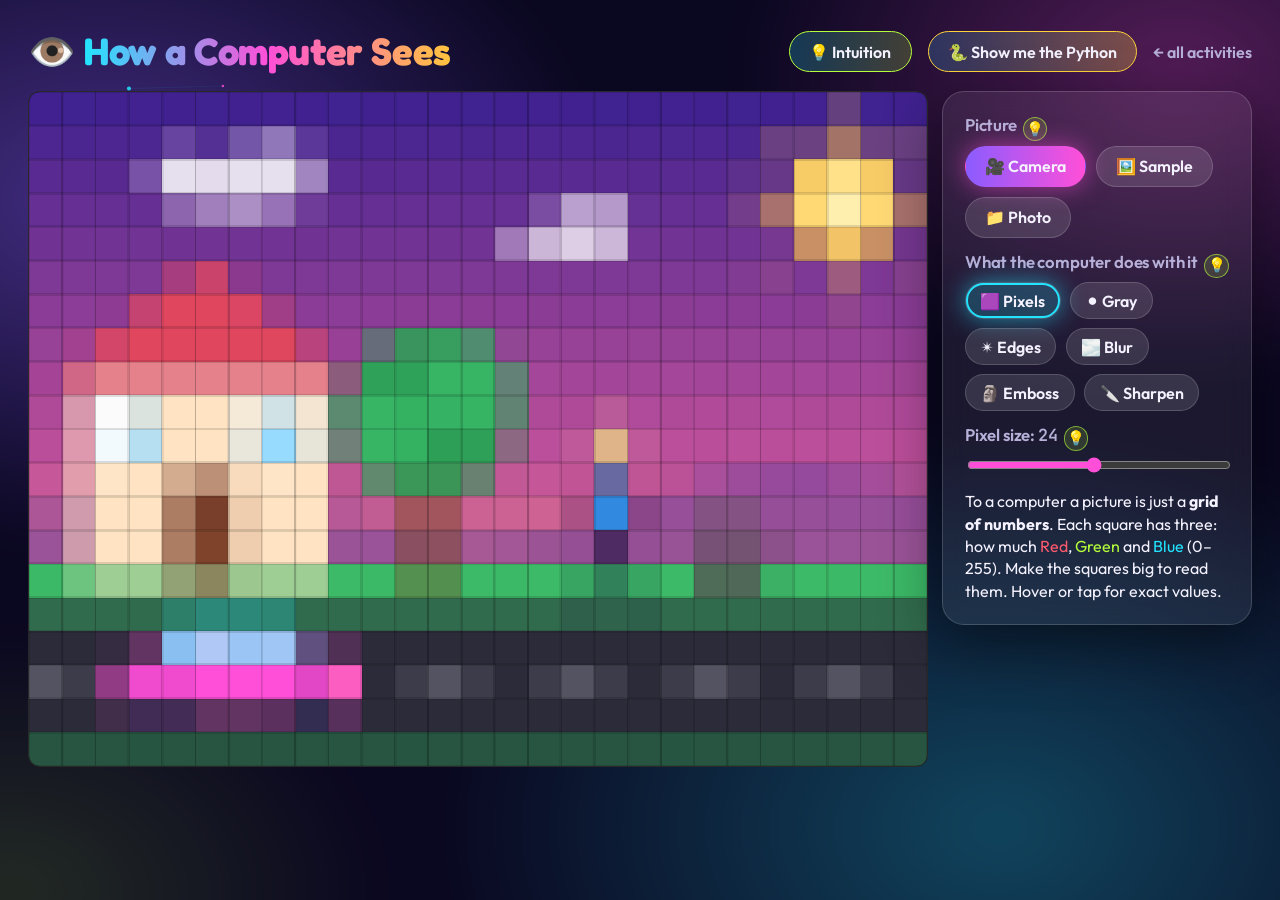
<file: site/play/pixels.html>
<!doctype html>
<html lang="en">
<head>
<meta charset="utf-8">
<meta name="viewport" content="width=device-width, initial-scale=1">
<link rel="icon" href="data:image/svg+xml,%3Csvg%20xmlns%3D%27http%3A//www.w3.org/2000/svg%27%20viewBox%3D%270%200%20100%20100%27%3E%3Ctext%20y%3D%27.9em%27%20font-size%3D%2790%27%3E%F0%9F%91%81%EF%B8%8F%3C/text%3E%3C/svg%3E">
<title>How a Computer Sees · AI Lab</title>
<link rel="preconnect" href="https://fonts.googleapis.com">
<link rel="preconnect" href="https://fonts.gstatic.com" crossorigin>
<link rel="stylesheet" href="https://fonts.googleapis.com/css2?family=Fredoka:wght@500;700&family=JetBrains+Mono:wght@500&family=Outfit:wght@400;600;800&display=swap">
<link rel="stylesheet" href="../css/theme.css">
<script>/* before first paint: embedded in the deck? (fx.js loads later, after any CDN libraries) */if(/[?&]embed=1\b/.test(location.search)||window.self!==window.top)document.documentElement.classList.add("embedded");</script>
<style>
  :root { --ar: 1.3333; }
  .lab { display: grid; grid-template-columns: minmax(0, 1fr) 310px; gap: 14px; align-items: start; }
  @media (max-width: 860px) { .lab { grid-template-columns: 1fr; } }
  .wrap { position: relative; }
  #view { image-rendering: pixelated; cursor: crosshair; }
  .probe {
    position: absolute; pointer-events: none; display: none; transform: translate(16px, -50%);
    background: rgba(10,7,32,.9); border: 1px solid var(--stroke); border-radius: 12px;
    padding: .4em .7em; font-family: var(--font-mono); font-size: .9rem; white-space: nowrap;
  }
  .probe .sw { display: inline-block; width: 1em; height: 1em; border-radius: 4px; vertical-align: -.15em; margin-right: .3em; border: 1px solid #fff5; }
  .tabs .btn { padding: .45em .9em; }
  .kernel { display: grid; grid-template-columns: repeat(3, 3.2em); gap: 4px; font-family: var(--font-mono); }
  .kernel span { text-align: center; padding: .45em 0; border-radius: 8px; background: rgba(255,255,255,.08); font-weight: 700; }
  .kernel span.pos { color: var(--lime); } .kernel span.neg { color: var(--red); }
  h3 { font-size: 1.05rem; margin: 0 0 .3rem; color: var(--muted); font-family: var(--font-body); font-weight: 600; }
  .explain { line-height: 1.4; }
  input[type=file] { display: none; }
</style>
</head>
<body class="play" data-py="pixels">
<div class="aurora"></div><canvas id="particles"></canvas>

<header class="top">
  <h1>👁️ <span class="grad">How a Computer Sees</span></h1>
  <a class="back" href="./">← all activities</a>
</header>

<main class="lab">
  <div class="wrap">
    <canvas class="board cam" id="view" width="640" height="480"></canvas>
    <div class="probe" id="probe"></div>
    <video id="video" playsinline muted style="display:none"></video>
  </div>

  <aside class="glass panel stack">
    <div>
      <h3>Picture</h3>
      <div class="row">
        <button class="btn primary" id="camBtn">🎥 Camera</button>
        <button class="btn" id="sampleBtn">🖼️ Sample</button>
        <label class="btn" for="file">📁 Photo</label><input type="file" id="file" accept="image/*">
      </div>
      <div class="notice hidden" id="camMsg"></div>
    </div>
    <div>
      <h3>What the computer does with it</h3>
      <div class="row tabs" id="tabs">
        <button class="btn on" data-m="pixels">🟪 Pixels</button>
        <button class="btn" data-m="gray">⚫ Gray</button>
        <button class="btn" data-m="edges">✴️ Edges</button>
        <button class="btn" data-m="blur">🌫️ Blur</button>
        <button class="btn" data-m="emboss">🗿 Emboss</button>
        <button class="btn" data-m="sharpen">🔪 Sharpen</button>
      </div>
    </div>
    <div id="sizeBox">
      <h3>Pixel size: <span id="sizeVal" class="mono">24</span></h3>
      <input type="range" id="size" min="2" max="48" value="24">
    </div>
    <div id="kernelBox" style="display:none">
      <h3>The 3×3 filter (slide it over every pixel)</h3>
      <div class="kernel" id="kernel"></div>
    </div>
    <div class="explain" id="explain"></div>
  </aside>
</main>

<script src="../js/fx.js"></script>
<script src="../js/python-snippets.js"></script>
<script src="../js/python-panel.js"></script>
<script src="../js/intuition-data.js"></script>
<script src="../js/intuition-panel.js"></script>
<script>
(function () {
  "use strict";
  const view = document.getElementById("view"), vctx = view.getContext("2d");
  const video = document.getElementById("video");
  const work = document.createElement("canvas"), wctx = work.getContext("2d", { willReadFrequently: true });
  const WW = 320, WH = 240; work.width = WW; work.height = WH;
  let source = null, isCam = false, mode = "pixels", size = 24, probe = null;

  const KERNELS = {
    edges:   { k: [-1, -1, -1, -1, 8, -1, -1, -1, -1], gray: true,  bias: 0,
               text: "<b>Edge detector.</b> Big numbers only where brightness <i>changes</i>. The first layer of a real vision network learns filters just like this — nobody programs them." },
    blur:    { k: [1, 2, 1, 2, 4, 2, 1, 2, 1].map((v) => v / 16), gray: false, bias: 0,
               text: "<b>Blur.</b> Each pixel becomes the average of its neighbours. Smooths away noise." },
    emboss:  { k: [-2, -1, 0, -1, 1, 1, 0, 1, 2], gray: true, bias: 128,
               text: "<b>Emboss.</b> Picks out edges facing one direction — like light from the top-left." },
    sharpen: { k: [0, -1, 0, -1, 5, -1, 0, -1, 0], gray: false, bias: 0,
               text: "<b>Sharpen.</b> Boosts the difference between a pixel and its neighbours." },
  };
  const TEXT = {
    pixels: "To a computer a picture is just a <b>grid of numbers</b>. Each square has three: how much <span class='red'>Red</span>, <span class='lime'>Green</span> and <span class='c1'>Blue</span> (0–255). Make the squares big to read them. Hover or tap for exact values.",
    gray:   "<b>Grayscale</b>: one number per pixel instead of three — 0 is black, 255 is white. A 640×480 photo is already <b>307 200</b> numbers!",
  };

  // ---------- sources ----------
  async function useCamera() {
    const msg = document.getElementById("camMsg");
    msg.classList.add("hidden");
    try {
      await FX.startCamera(video);
      source = video; isCam = true;
    } catch (e) {
      msg.innerHTML = "📷 " + (e.friendly || e.message) + "<br>Showing the sample picture instead.";
      msg.classList.remove("hidden");
      useSample();
    }
  }
  function stopCam() { if (isCam) FX.stopCamera(video); isCam = false; }
  function useSample() { stopCam(); FX.loadImage("../img/street.svg").then((i) => { source = i; }); }
  document.getElementById("camBtn").addEventListener("click", useCamera);
  document.getElementById("sampleBtn").addEventListener("click", useSample);
  document.getElementById("file").addEventListener("change", async (e) => {
    const f = e.target.files[0]; if (!f) return;
    try { stopCam(); source = await FX.imageFromFile(f); } catch (err) { FX.toast(err.message); }
  });

  // ---------- controls ----------
  document.getElementById("tabs").addEventListener("click", (e) => {
    const b = e.target.closest("button"); if (!b) return;
    document.querySelectorAll("#tabs .btn").forEach((x) => x.classList.toggle("on", x === b));
    mode = b.dataset.m;
    document.getElementById("sizeBox").style.display = mode === "pixels" ? "" : "none";
    const K = KERNELS[mode];
    document.getElementById("kernelBox").style.display = K ? "" : "none";
    if (K) {
      const k = mode === "blur" ? [1, 2, 1, 2, 4, 2, 1, 2, 1].map((v) => v + "/16") : K.k;
      document.getElementById("kernel").innerHTML = k.map((v, i) => `<span class="${K.k[i] > 0 ? "pos" : K.k[i] < 0 ? "neg" : ""}">${v}</span>`).join("");
    }
    document.getElementById("explain").innerHTML = K ? K.text : TEXT[mode];
  });
  const sizeIn = document.getElementById("size");
  sizeIn.addEventListener("input", () => { size = +sizeIn.value; document.getElementById("sizeVal").textContent = size; });
  document.getElementById("explain").innerHTML = TEXT.pixels;

  // ---------- render ----------
  function srcDims(s) { return s === video ? [video.videoWidth, video.videoHeight] : [s.naturalWidth || s.width, s.naturalHeight || s.height]; }
  function drawSource(ctx, w, h) {
    const [sw, sh] = srcDims(source);
    if (!sw || !sh) return false;
    const s = Math.max(w / sw, h / sh), dw = sw * s, dh = sh * s;   // cover
    ctx.save();
    if (isCam) { ctx.translate(w, 0); ctx.scale(-1, 1); }          // mirror: feels like a mirror to students
    ctx.drawImage(source, (w - dw) / 2, (h - dh) / 2, dw, dh);
    ctx.restore();
    return true;
  }

  function convolve(K) {
    const src = wctx.getImageData(0, 0, WW, WH), d = src.data;
    const out = wctx.createImageData(WW, WH), o = out.data, k = K.k;
    if (K.gray) for (let i = 0; i < d.length; i += 4) { const g = 0.299 * d[i] + 0.587 * d[i + 1] + 0.114 * d[i + 2]; d[i] = d[i + 1] = d[i + 2] = g; }
    for (let y = 0; y < WH; y++) for (let x = 0; x < WW; x++) {
      let r = 0, g = 0, b = 0, n = 0;
      for (let dy = -1; dy <= 1; dy++) for (let dx = -1; dx <= 1; dx++, n++) {
        const xx = Math.min(WW - 1, Math.max(0, x + dx)), yy = Math.min(WH - 1, Math.max(0, y + dy));
        const i = (yy * WW + xx) * 4, w = k[n];
        r += d[i] * w; g += d[i + 1] * w; b += d[i + 2] * w;
      }
      const j = (y * WW + x) * 4;
      if (mode === "edges") { const m = Math.min(255, Math.abs(r) * 1.5); o[j] = m * 0.35; o[j + 1] = m * 0.9; o[j + 2] = m; }  // neon cyan edges
      else { o[j] = r + K.bias; o[j + 1] = g + K.bias; o[j + 2] = b + K.bias; }
      o[j + 3] = 255;
    }
    wctx.putImageData(out, 0, 0);
  }

  function frame() {
    requestAnimationFrame(frame);
    if (!source) return;
    const W = view.width, H = view.height;
    if (mode === "pixels") {
      const cols = Math.max(1, Math.round(W / size)), rows = Math.max(1, Math.round(H / size));
      work.width = cols; work.height = rows;
      if (!drawSource(wctx, cols, rows)) return;
      vctx.imageSmoothingEnabled = false;
      vctx.drawImage(work, 0, 0, W, H);
      if (size >= 30) {                 // big squares: print the numbers inside them
        const d = wctx.getImageData(0, 0, cols, rows).data, cw = W / cols, ch = H / rows;
        vctx.font = `600 ${Math.round(cw / 4.2)}px "JetBrains Mono", monospace`;
        vctx.textAlign = "center"; vctx.textBaseline = "middle";
        for (let y = 0; y < rows; y++) for (let x = 0; x < cols; x++) {
          const i = (y * cols + x) * 4, lum = 0.299 * d[i] + 0.587 * d[i + 1] + 0.114 * d[i + 2];
          vctx.fillStyle = lum > 140 ? "rgba(0,0,0,.75)" : "rgba(255,255,255,.85)";
          const cx = (x + .5) * cw, cy = (y + .5) * ch, lh = ch / 3.6;
          vctx.fillText(d[i], cx, cy - lh); vctx.fillText(d[i + 1], cx, cy); vctx.fillText(d[i + 2], cx, cy + lh);
        }
      }
      vctx.strokeStyle = "rgba(0,0,0,.25)"; vctx.lineWidth = 1;
      if (size >= 12) {
        for (let x = 0; x <= cols; x++) { vctx.beginPath(); vctx.moveTo(x * W / cols, 0); vctx.lineTo(x * W / cols, H); vctx.stroke(); }
        for (let y = 0; y <= rows; y++) { vctx.beginPath(); vctx.moveTo(0, y * H / rows); vctx.lineTo(W, y * H / rows); vctx.stroke(); }
      }
    } else {
      work.width = WW; work.height = WH;
      if (!drawSource(wctx, WW, WH)) return;
      if (mode === "gray") {
        const im = wctx.getImageData(0, 0, WW, WH), d = im.data;
        for (let i = 0; i < d.length; i += 4) { const g = 0.299 * d[i] + 0.587 * d[i + 1] + 0.114 * d[i + 2]; d[i] = d[i + 1] = d[i + 2] = g; }
        wctx.putImageData(im, 0, 0);
      } else convolve(KERNELS[mode]);
      vctx.imageSmoothingEnabled = true;
      vctx.drawImage(work, 0, 0, W, H);
    }
    if (probe) showProbe();
  }

  // ---------- probe: exact numbers under the pointer ----------
  const probeEl = document.getElementById("probe");
  view.addEventListener("pointermove", (e) => { e.stopPropagation(); probe = e; showProbe(); });
  view.addEventListener("pointerdown", (e) => { e.stopPropagation(); probe = e; showProbe(); });
  view.addEventListener("pointerleave", () => { probe = null; probeEl.style.display = "none"; });
  function showProbe() {
    const p = FX.canvasPoint(view, probe);
    const d = vctx.getImageData(Math.min(view.width - 1, Math.max(0, p.x | 0)), Math.min(view.height - 1, Math.max(0, p.y | 0)), 1, 1).data;
    const r = view.getBoundingClientRect();
    probeEl.style.display = "block";
    probeEl.style.left = (probe.clientX - r.left) + "px"; probeEl.style.top = (probe.clientY - r.top) + "px";
    probeEl.innerHTML = `<span class="sw" style="background:rgb(${d[0]},${d[1]},${d[2]})"></span><span class="red">R ${d[0]}</span> <span class="lime">G ${d[1]}</span> <span class="c1">B ${d[2]}</span>`;
  }

  useSample();
  requestAnimationFrame(frame);
})();
</script>
</body>
</html>
</file>
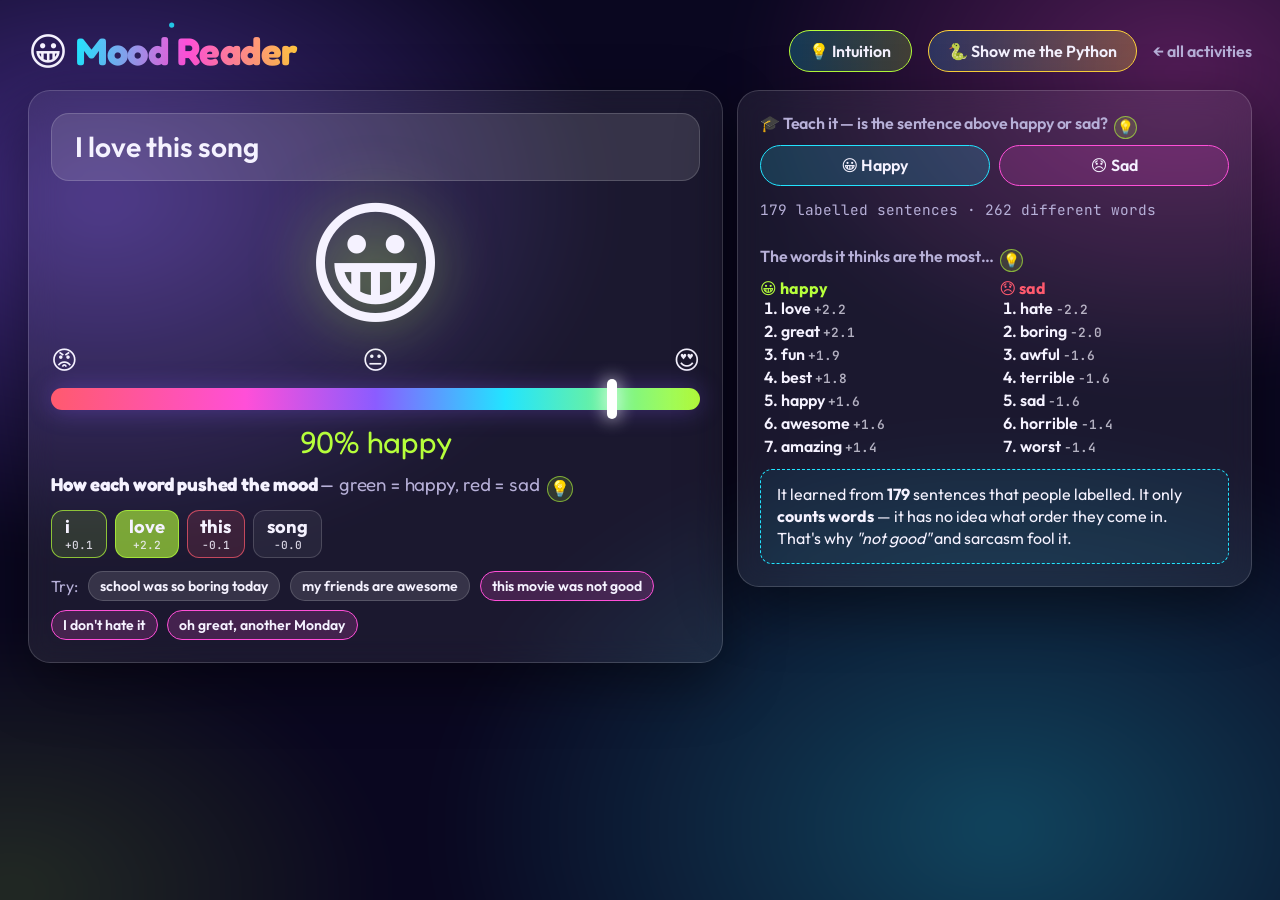
<file: site/play/sentiment.html>
<!doctype html>
<html lang="en">
<head>
<meta charset="utf-8">
<meta name="viewport" content="width=device-width, initial-scale=1">
<link rel="icon" href="data:image/svg+xml,%3Csvg%20xmlns%3D%27http%3A//www.w3.org/2000/svg%27%20viewBox%3D%270%200%20100%20100%27%3E%3Ctext%20y%3D%27.9em%27%20font-size%3D%2790%27%3E%F0%9F%98%80%3C/text%3E%3C/svg%3E">
<title>Mood Reader · AI Lab</title>
<link rel="preconnect" href="https://fonts.googleapis.com">
<link rel="preconnect" href="https://fonts.gstatic.com" crossorigin>
<link rel="stylesheet" href="https://fonts.googleapis.com/css2?family=Fredoka:wght@500;700&family=JetBrains+Mono:wght@500&family=Outfit:wght@400;600;800&display=swap">
<link rel="stylesheet" href="../css/theme.css">
<script>/* before first paint: embedded in the deck? (fx.js loads later, after any CDN libraries) */if(/[?&]embed=1\b/.test(location.search)||window.self!==window.top)document.documentElement.classList.add("embedded");</script>
<style>
  .lab { display: grid; grid-template-columns: minmax(0, 1.35fr) minmax(280px, 1fr); gap: 14px; align-items: start; }
  @media (max-width: 900px) { .lab { grid-template-columns: 1fr; } }
  .side h3 { font-size: 1rem; margin: 0 0 .35rem; color: var(--muted); font-family: var(--font-body); font-weight: 600; }
  #text { width: 100%; font: 600 clamp(1.2rem, 2.2vw, 1.8rem) var(--font-body); padding: .55em .8em; border-radius: 18px; }
  .face { font-size: clamp(4.5rem, 11vw, 8.5rem); line-height: 1; text-align: center; transition: transform .35s cubic-bezier(.2,1.6,.4,1); filter: drop-shadow(0 0 30px var(--glow, rgba(139,92,255,.6))); }
  .face.pop { transform: scale(1.18) rotate(-6deg); }
  .gauge { position: relative; height: 22px; border-radius: 999px; background: linear-gradient(90deg, #ff5a6e, #ff4fd8 30%, #8b5cff 50%, #22e4ff 70%, #b6ff3b); box-shadow: 0 0 24px rgba(139,92,255,.35); }
  .gauge i { position: absolute; top: -9px; width: 10px; height: 40px; border-radius: 6px; background: #fff; box-shadow: 0 0 18px #fff; transform: translateX(-50%); transition: left .45s cubic-bezier(.2,1.4,.4,1); }
  .ends { display: flex; justify-content: space-between; font-size: 1.6rem; }
  .verdict { text-align: center; font-family: var(--font-display); font-size: clamp(1.3rem, 2.4vw, 2rem); }
  .words { display: flex; flex-wrap: wrap; gap: 8px; min-height: 2.6em; align-items: center; }
  .w { padding: .25em .7em; border-radius: 12px; font-weight: 700; font-size: 1.15rem; border: 1px solid var(--stroke); animation: pop .35s cubic-bezier(.2,1.6,.4,1) both; position: relative; }
  .w small { display: block; font: 500 .7rem var(--font-mono); opacity: .85; text-align: center; }
  @keyframes pop { from { transform: scale(.4); opacity: 0; } }
  .tries .btn { font-size: .88rem; padding: .35em .8em; }
  .tops { display: grid; grid-template-columns: 1fr 1fr; gap: 10px; }
  .tops ol { margin: 0; padding-left: 1.3em; display: grid; gap: 3px; font-weight: 600; }
  .tops li span { font-family: var(--font-mono); font-size: .8em; opacity: .7; }
  .teach .btn { flex: 1; justify-content: center; }
  .count { font-family: var(--font-mono); color: var(--muted); font-size: .9rem; }
</style>
</head>
<body class="play" data-py="sentiment">
<div class="aurora"></div><canvas id="particles"></canvas>

<header class="top">
  <h1>😀 <span class="grad">Mood Reader</span></h1>
  <a class="back" href="./">← all activities</a>
</header>

<main class="lab">
  <section class="glass panel stack">
    <input type="text" id="text" value="I love this song" autocomplete="off" spellcheck="false" aria-label="Type a sentence">
    <div class="face" id="face">🙂</div>
    <div class="ends"><span>😡</span><span>😐</span><span>😍</span></div>
    <div class="gauge"><i id="needle" style="left:50%"></i></div>
    <div class="verdict" id="verdict"></div>
    <div>
      <h3>How each word pushed the mood <span class="muted" style="font-weight:400">— green = happy, red = sad</span></h3>
      <div class="words" id="words"></div>
    </div>
    <div class="row tries" id="tries">
      <span class="muted">Try:</span>
      <button class="btn">school was so boring today</button>
      <button class="btn">my friends are awesome</button>
      <button class="btn pink">this movie was not good</button>
      <button class="btn pink">I don't hate it</button>
      <button class="btn pink">oh great, another Monday</button>
    </div>
  </section>

  <aside class="glass panel stack side">
    <div>
      <h3>🎓 Teach it — is the sentence above happy or sad?</h3>
      <div class="row teach">
        <button class="btn c1" id="pos">😀 Happy</button>
        <button class="btn c2" id="neg">😞 Sad</button>
      </div>
      <p class="count" id="count"></p>
    </div>
    <div>
      <h3>The words it thinks are the most…</h3>
      <div class="tops">
        <div><b class="lime">😀 happy</b><ol id="topPos"></ol></div>
        <div><b class="red">😞 sad</b><ol id="topNeg"></ol></div>
      </div>
    </div>
    <div class="notice" style="border-color:var(--cyan);background:rgba(34,228,255,.07)">
      It learned from <b id="nEx">179</b> sentences that people labelled. It only <b>counts words</b> — it has no idea what order they come in. That's why <i>"not good"</i> and sarcasm fool it.
    </div>
  </aside>
</main>

<script src="../js/fx.js"></script>
<script src="../js/python-snippets.js"></script>
<script src="../js/python-panel.js"></script>
<script src="../js/intuition-data.js"></script>
<script src="../js/intuition-panel.js"></script>
<script>
(function () {
  "use strict";
  const $ = (id) => document.getElementById(id);

  // The training set: short sentences a person labelled. Deliberately with no
  // "not" in them, so the model has never learned what "not" does.
  const HAPPY = `I love this song|this pizza is amazing|best day ever|I am so happy today|what a great movie|the teacher was really nice|I had so much fun at the party|this game is awesome|my friends are the best|the weather is beautiful today|I really enjoyed the concert|this book is fantastic|I feel great|we won the match|the food was delicious|I love my new phone|that was a brilliant idea|the holidays are wonderful|this class is really interesting|I am excited for the weekend|my dog is so cute|the beach was perfect|I passed my exam|thank you so much|this is the best burger in town|the show was hilarious|I adore this place|such a lovely surprise|the new update is great|I am proud of my team|the ice cream is yummy|what a beautiful sunset|my birthday was amazing|I love playing football with my friends|this app is super useful|the trip was unforgettable|I feel calm and relaxed|great job everyone|the movie made me smile|I am grateful for my family|the music is so good|this is exciting news|I love learning new things|the park is lovely in spring|my sister gave me an awesome gift|I really like this game|the cake was fantastic|we had a great time|this song makes me happy|the coach was very kind|I love summer|everything went perfectly|the snow day was fun|this video is so funny|I am really happy with my grades|the museum was fascinating|our project turned out great|I enjoy reading comics|my new shoes are awesome|it was a wonderful evening|the robot competition was so cool|the best teacher ever|I love the smell of fresh bread|I smiled all day|the concert was epic|this puzzle is fun|my cat is adorable|the service was excellent|I am thrilled|this is so cool|a perfect weekend|I really love this|lunch was tasty today|the story had a happy ending|science class was amazing today|my grandma makes the best cookies|the game was really exciting|I got a nice compliment|this is brilliant|we laughed so much|what a fun trip|the new season is great|I feel awesome after running|the view is stunning|my friends surprised me and it was so sweet|the art class was relaxing|the dance was fun|I love this team|good vibes only|that was fun`.split("|");
  const SAD = `I hate this song|this pizza is disgusting|worst day ever|I am so sad today|what a terrible movie|the teacher was really mean|the party was boring|this game is awful|my friends ignored me|the weather is horrible today|I really hated the concert|this book is so boring|I feel terrible|we lost the match|the food was gross|my phone is broken again|that was a stupid idea|the homework is too hard|this class is really boring|I am worried about the test|my dog is sick|the beach was dirty|I failed my exam|this is so annoying|this is the worst burger in town|the show was painful to watch|I hate this place|such an ugly surprise|the new update is terrible|I am angry at my team|the ice cream was melted and gross|the bus was late again|my birthday was a disaster|I hate losing|this app keeps crashing|the trip was exhausting|I feel stressed and tired|bad job everyone|the movie made me cry|I am lonely|the music is so bad|this is sad news|I hate waking up early|the park is dirty and noisy|my sister broke my headphones|I really dislike this game|the cake was dry and awful|we had a horrible time|this song makes me sad|the coach was very rude|I hate the cold|everything went wrong|the snow day was boring|this video is so stupid|I am really upset about my grades|the museum was dull|our project was a mess|I hate reading|my new shoes hurt|it was a miserable evening|the wifi is so slow|the worst teacher ever|I hate the smell of this room|I cried all day|the concert was a total waste of money|this puzzle is frustrating|my cat scratched me|the service was terrible|I am furious|this is so lame|a ruined weekend|I really hate this|lunch was disgusting today|the story had a sad ending|math class was awful today|the cookies were burnt|the game was really boring|someone was rude to me|this is useless|we argued all day|what a boring trip|the new season is disappointing|I feel awful after running|the view is ugly|I feel so frustrated|the queue was long and annoying|the traffic is horrible|I am scared|that was painful`.split("|");

  let data = [...HAPPY.map((t) => [t, 1]), ...SAD.map((t) => [t, 0])];
  let M = null;

  const tokens = (t) => (t.toLowerCase().replace(/n't\b/g, " not").match(/[a-z']+/g) || []).map((w) => w.replace(/'s$/, ""));

  // Naive Bayes: for each word, how much more often does it appear in happy
  // sentences than in sad ones? (+1 smoothing so a new word is neutral.)
  function train() {
    const cnt = [new Map(), new Map()], tot = [0, 0], docs = [0, 0];
    for (const [t, y] of data) { docs[y]++; for (const w of tokens(t)) { cnt[y].set(w, (cnt[y].get(w) || 0) + 1); tot[y]++; } }
    const vocab = new Set([...cnt[0].keys(), ...cnt[1].keys()]), V = vocab.size;
    const weight = new Map();
    for (const w of vocab) weight.set(w, Math.log(((cnt[1].get(w) || 0) + 1) / (tot[1] + V)) - Math.log(((cnt[0].get(w) || 0) + 1) / (tot[0] + V)));
    M = { weight, prior: Math.log(docs[1] / docs[0]), cnt };
    $("nEx").textContent = data.length;
    $("count").textContent = `${data.length} labelled sentences · ${V} different words`;
    const seen = [...vocab].filter((w) => (cnt[0].get(w) || 0) + (cnt[1].get(w) || 0) >= 2);
    const sorted = seen.sort((a, b) => weight.get(b) - weight.get(a));
    $("topPos").innerHTML = sorted.slice(0, 7).map((w) => `<li>${w} <span>+${weight.get(w).toFixed(1)}</span></li>`).join("");
    $("topNeg").innerHTML = sorted.slice(-7).reverse().map((w) => `<li>${w} <span>${weight.get(w).toFixed(1)}</span></li>`).join("");
  }

  const FACES = [[0.1, "😡"], [0.25, "😞"], [0.42, "🙁"], [0.58, "😐"], [0.75, "🙂"], [0.9, "😀"], [1.01, "😍"]];
  let lastFace = "";
  function analyse() {
    const text = $("text").value, ws = tokens(text);
    const box = $("words"); box.innerHTML = "";
    let z = M.prior;
    for (const w of ws) {
      const v = M.weight.has(w) ? M.weight.get(w) : 0; z += v;
      const el = document.createElement("span"); el.className = "w";
      const a = Math.min(1, Math.abs(v) / 2.2);
      el.style.background = v > 0.05 ? `rgba(182,255,59,${0.12 + a * 0.5})` : v < -0.05 ? `rgba(255,90,110,${0.12 + a * 0.55})` : "rgba(255,255,255,.06)";
      el.style.borderColor = v > 0.05 ? "rgba(182,255,59,.7)" : v < -0.05 ? "rgba(255,90,110,.7)" : "var(--stroke)";
      el.innerHTML = `${w}<small>${M.weight.has(w) ? (v > 0 ? "+" : "") + v.toFixed(1) : "never seen"}</small>`;
      box.appendChild(el);
    }
    const p = ws.length ? 1 / (1 + Math.exp(-z)) : 0.5;
    $("needle").style.left = (4 + p * 92) + "%";
    const face = ws.length ? FACES.find(([t]) => p < t)[1] : "🤔";
    const f = $("face");
    if (face !== lastFace) { f.textContent = face; f.classList.add("pop"); setTimeout(() => f.classList.remove("pop"), 250); lastFace = face; }
    f.style.setProperty("--glow", p > 0.5 ? "rgba(182,255,59,.55)" : "rgba(255,79,216,.55)");
    $("verdict").innerHTML = !ws.length ? '<span class="muted">Type a sentence…</span>'
      : p > 0.5 ? `<span class="lime">${Math.round(p * 100)}% happy</span>` : `<span class="red">${Math.round((1 - p) * 100)}% sad</span>`;
  }

  function teach(y) {
    const t = $("text").value.trim();
    if (!tokens(t).length) return FX.toast("Type a sentence first ✍️");
    data.push([t, y]); train(); analyse();
    FX.confetti({ particleCount: 50, origin: { y: 0.4 } });
    FX.toast(`Learned: "${t}" = ${y ? "😀 happy" : "😞 sad"}. It changed its word scores!`, 3000);
  }

  $("text").addEventListener("input", analyse);
  $("pos").addEventListener("click", () => teach(1));
  $("neg").addEventListener("click", () => teach(0));
  $("tries").addEventListener("click", (e) => {
    const b = e.target.closest(".btn"); if (!b) return;
    $("text").value = b.textContent; analyse();
    if (b.classList.contains("pink")) FX.toast("🤔 Did it get that right? Why not?", 2600);
  });

  train(); analyse();
})();
</script>
</body>
</html>
</file>
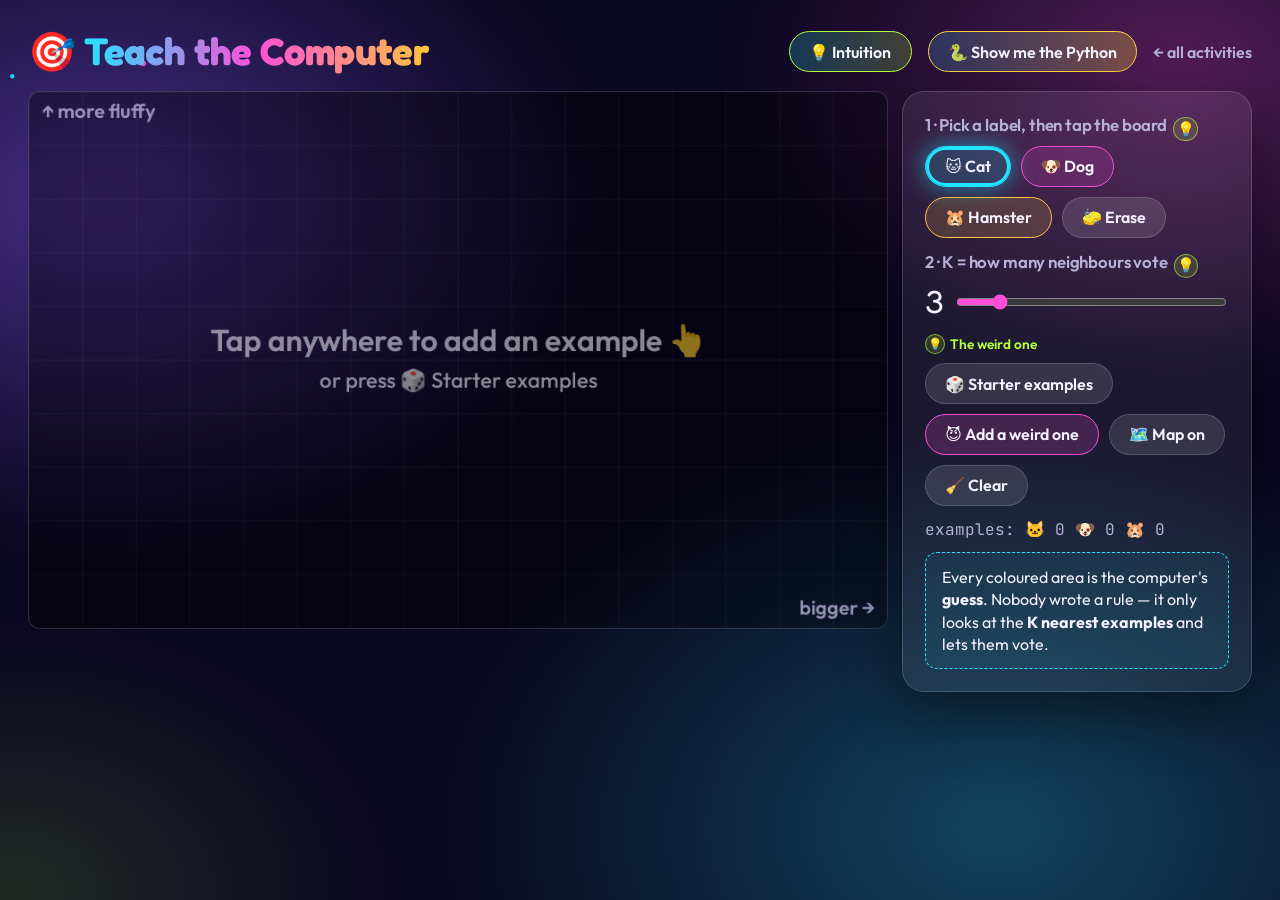
<file: site/play/teach.html>
<!doctype html>
<html lang="en">
<head>
<meta charset="utf-8">
<meta name="viewport" content="width=device-width, initial-scale=1">
<link rel="icon" href="data:image/svg+xml,%3Csvg%20xmlns%3D%27http%3A//www.w3.org/2000/svg%27%20viewBox%3D%270%200%20100%20100%27%3E%3Ctext%20y%3D%27.9em%27%20font-size%3D%2790%27%3E%F0%9F%8E%AF%3C/text%3E%3C/svg%3E">
<title>Teach the Computer · AI Lab</title>
<link rel="preconnect" href="https://fonts.googleapis.com">
<link rel="preconnect" href="https://fonts.gstatic.com" crossorigin>
<link rel="stylesheet" href="https://fonts.googleapis.com/css2?family=Fredoka:wght@500;700&family=JetBrains+Mono:wght@500&family=Outfit:wght@400;600;800&display=swap">
<link rel="stylesheet" href="../css/theme.css">
<script>/* before first paint: embedded in the deck? (fx.js loads later, after any CDN libraries) */if(/[?&]embed=1\b/.test(location.search)||window.self!==window.top)document.documentElement.classList.add("embedded");</script>
<style>
  :root { --ar: 1.6; }
  .lab { display: grid; grid-template-columns: minmax(0, 1fr) 350px; gap: 14px; align-items: start; }
  @media (max-width: 820px) { .lab { grid-template-columns: 1fr; } }
  .wrap { position: relative; }
  .axis { position: absolute; color: var(--muted); font-weight: 600; font-size: .9rem; pointer-events: none; }
  .axis.x { bottom: 8px; right: 12px; }
  .axis.y { top: 10px; left: 12px; }
  .tip {
    position: absolute; pointer-events: none; transform: translate(14px, -50%);
    background: rgba(10,7,32,.85); border: 1px solid var(--stroke); border-radius: 12px;
    padding: .35em .7em; font-weight: 700; white-space: nowrap; display: none;
  }
  .k { font-family: var(--font-display); font-size: 2rem; }
  .side h3 { font-size: 1.05rem; margin: 0 0 .3rem; color: var(--muted); font-family: var(--font-body); font-weight: 600; }
  .counts { font-family: var(--font-mono); }
</style>
</head>
<body class="play" data-py="teach">
<div class="aurora"></div><canvas id="particles"></canvas>

<header class="top">
  <h1>🎯 <span class="grad">Teach the Computer</span></h1>
  <a class="back" href="./">← all activities</a>
</header>

<main class="lab">
  <div class="wrap">
    <canvas class="board" id="board" width="960" height="600" aria-label="Click to add examples"></canvas>
    <div class="tip" id="tip"></div>
  </div>

  <aside class="glass panel stack side">
    <div>
      <h3>1 · Pick a label, then tap the board</h3>
      <div class="row" id="classes">
        <button class="btn c1 on" data-c="0">🐱 Cat</button>
        <button class="btn c2" data-c="1">🐶 Dog</button>
        <button class="btn c3" data-c="2">🐹 Hamster</button>
        <button class="btn" data-c="-1" title="Tap a point to delete it">🧽 Erase</button>
      </div>
    </div>
    <div>
      <h3>2 · K = how many neighbours vote</h3>
      <div class="row"><span class="k" id="kval">3</span><input type="range" id="k" min="1" max="15" value="3" style="flex:1"></div>
    </div>
    <div class="row">
      <button class="btn" id="seed">🎲 Starter examples</button>
      <button class="btn pink" id="outlier">😈 Add a weird one</button>
      <button class="btn" id="toggle">🗺️ Map on</button>
      <button class="btn" id="clear">🧹 Clear</button>
    </div>
    <div class="counts muted" id="counts"></div>
    <div class="notice" style="border-color:var(--cyan);background:rgba(34,228,255,.07)">
      Every coloured area is the computer's <b>guess</b>. Nobody wrote a rule — it only looks at the <b>K nearest examples</b> and lets them vote.
    </div>
  </aside>
</main>

<script src="../js/fx.js"></script>
<script src="../js/python-snippets.js"></script>
<script src="../js/python-panel.js"></script>
<script src="../js/intuition-data.js"></script>
<script src="../js/intuition-panel.js"></script>
<script>
(function () {
  "use strict";
  const COLORS = [[34, 228, 255], [255, 79, 216], [255, 197, 61]];
  const EMO = ["🐱", "🐶", "🐹"];
  const NAMES = ["Cat", "Dog", "Hamster"];
  const board = document.getElementById("board");
  const ctx = board.getContext("2d");
  const W = board.width, H = board.height;
  const CELL = 8, GW = W / CELL, GH = H / CELL;       // decision map resolution

  const map = document.createElement("canvas"); map.width = GW; map.height = GH;
  const prev = document.createElement("canvas"); prev.width = GW; prev.height = GH;
  const mctx = map.getContext("2d"), pctx = prev.getContext("2d");

  let pts = [], K = 3, cls = 0, showMap = true, fade = 1, ripples = [], hover = null;

  function knn(x, y) {
    if (!pts.length) return null;
    const d = pts.map((p) => [(p.x - x) ** 2 + (p.y - y) ** 2, p.c]).sort((a, b) => a[0] - b[0]);
    const k = Math.min(K, d.length), votes = [0, 0, 0];
    for (let i = 0; i < k; i++) votes[d[i][1]]++;
    return votes.map((v) => v / k);
  }

  function rebuild() {
    pctx.clearRect(0, 0, GW, GH); pctx.drawImage(map, 0, 0);
    fade = 0;
    const img = mctx.createImageData(GW, GH);
    if (pts.length) {
      for (let gy = 0; gy < GH; gy++) for (let gx = 0; gx < GW; gx++) {
        const v = knn((gx + .5) * CELL, (gy + .5) * CELL);
        let r = 0, g = 0, b = 0, best = 0;
        for (let c = 0; c < 3; c++) { r += COLORS[c][0] * v[c]; g += COLORS[c][1] * v[c]; b += COLORS[c][2] * v[c]; best = Math.max(best, v[c]); }
        const i = (gy * GW + gx) * 4;
        img.data[i] = r; img.data[i + 1] = g; img.data[i + 2] = b; img.data[i + 3] = 40 + 120 * best;
      }
    }
    mctx.putImageData(img, 0, 0);
    const n = [0, 0, 0]; pts.forEach((p) => n[p.c]++);
    document.getElementById("counts").textContent = `examples: 🐱 ${n[0]}  🐶 ${n[1]}  🐹 ${n[2]}`;
  }

  function draw(t) {
    ctx.clearRect(0, 0, W, H);
    // grid
    ctx.strokeStyle = "rgba(255,255,255,.05)"; ctx.lineWidth = 1;
    for (let x = 0; x <= W; x += 60) { ctx.beginPath(); ctx.moveTo(x, 0); ctx.lineTo(x, H); ctx.stroke(); }
    for (let y = 0; y <= H; y += 60) { ctx.beginPath(); ctx.moveTo(0, y); ctx.lineTo(W, y); ctx.stroke(); }
    if (showMap) {
      fade = Math.min(1, fade + 0.06);
      ctx.imageSmoothingEnabled = true;
      ctx.globalAlpha = 1 - fade; ctx.drawImage(prev, 0, 0, W, H);
      ctx.globalAlpha = fade;     ctx.drawImage(map, 0, 0, W, H);
      ctx.globalAlpha = 1;
    }
    // axis labels, drawn in the canvas so they scale with it
    ctx.fillStyle = "rgba(183,176,216,.8)"; ctx.font = "600 22px Outfit, system-ui, sans-serif";
    ctx.textAlign = "left"; ctx.textBaseline = "top"; ctx.fillText("↑ more fluffy", 14, 12);
    ctx.textAlign = "right"; ctx.textBaseline = "bottom"; ctx.fillText("bigger →", W - 14, H - 10);
    if (!pts.length) {
      ctx.fillStyle = "rgba(245,242,255,.55)"; ctx.font = "600 34px Outfit, system-ui, sans-serif";
      ctx.textAlign = "center"; ctx.textBaseline = "middle";
      ctx.fillText("Tap anywhere to add an example 👆", W / 2, H / 2 - 20);
      ctx.font = "500 24px Outfit, system-ui, sans-serif";
      ctx.fillText("or press 🎲 Starter examples", W / 2, H / 2 + 24);
    }
    // ripples on new points
    ripples = ripples.filter((r) => r.a > 0);
    for (const r of ripples) {
      r.r += 3; r.a -= 0.025;
      ctx.strokeStyle = `rgba(${COLORS[r.c].join(",")},${r.a})`; ctx.lineWidth = 3;
      ctx.beginPath(); ctx.arc(r.x, r.y, r.r, 0, Math.PI * 2); ctx.stroke();
    }
    // the K neighbours of the hover point
    if (hover && pts.length) {
      const near = pts.map((p) => [Math.hypot(p.x - hover.x, p.y - hover.y), p]).sort((a, b) => a[0] - b[0]).slice(0, K);
      ctx.setLineDash([6, 6]); ctx.lineWidth = 2;
      for (const [, p] of near) { ctx.strokeStyle = `rgba(${COLORS[p.c].join(",")},.9)`; ctx.beginPath(); ctx.moveTo(hover.x, hover.y); ctx.lineTo(p.x, p.y); ctx.stroke(); }
      ctx.setLineDash([]);
      const rad = near[near.length - 1][0];
      ctx.strokeStyle = "rgba(255,255,255,.35)"; ctx.beginPath(); ctx.arc(hover.x, hover.y, rad, 0, Math.PI * 2); ctx.stroke();
    }
    // points
    ctx.textAlign = "center"; ctx.textBaseline = "middle"; ctx.font = "22px system-ui, 'Apple Color Emoji', 'Segoe UI Emoji'";
    for (const p of pts) {
      const s = 1 + 0.08 * Math.sin(t / 300 + p.x);
      ctx.fillStyle = `rgba(${COLORS[p.c].join(",")},1)`;
      ctx.shadowColor = `rgba(${COLORS[p.c].join(",")},.9)`; ctx.shadowBlur = 14;
      ctx.beginPath(); ctx.arc(p.x, p.y, 17 * s, 0, Math.PI * 2); ctx.fill();
      ctx.shadowBlur = 0;
      ctx.fillText(EMO[p.c], p.x, p.y + 1);
    }
    requestAnimationFrame(draw);
  }

  function add(x, y, c) {
    pts.push({ x, y, c });
    ripples.push({ x, y, r: 16, a: 1, c });
    rebuild();
  }

  board.addEventListener("pointerdown", (e) => {
    e.stopPropagation();
    const { x, y } = FX.canvasPoint(board, e);
    if (cls === -1) {
      let best = -1, bd = 40;
      pts.forEach((p, i) => { const d = Math.hypot(p.x - x, p.y - y); if (d < bd) { bd = d; best = i; } });
      if (best >= 0) { pts.splice(best, 1); rebuild(); }
      return;
    }
    add(x, y, cls);
  });

  const tip = document.getElementById("tip");
  board.addEventListener("pointermove", (e) => {
    const p = FX.canvasPoint(board, e);
    hover = p;
    const v = knn(p.x, p.y);
    if (!v) { tip.style.display = "none"; return; }
    const c = v.indexOf(Math.max(...v));
    const r = board.getBoundingClientRect();
    tip.style.display = "block";
    tip.style.left = (e.clientX - r.left) + "px"; tip.style.top = (e.clientY - r.top) + "px";
    tip.innerHTML = `❓ → ${EMO[c]} ${NAMES[c]} <span class="muted">${Math.round(v[c] * 100)}%</span>`;
  });
  board.addEventListener("pointerleave", () => { hover = null; tip.style.display = "none"; });

  document.querySelectorAll("#classes .btn").forEach((b) => b.addEventListener("click", () => {
    document.querySelectorAll("#classes .btn").forEach((x) => x.classList.remove("on"));
    b.classList.add("on"); cls = +b.dataset.c;
  }));
  const kIn = document.getElementById("k");
  kIn.addEventListener("input", () => { K = +kIn.value; document.getElementById("kval").textContent = K; rebuild(); });

  function blob(cx, cy, c, n, spread) {
    for (let i = 0; i < n; i++) {
      const a = Math.random() * Math.PI * 2, r = Math.sqrt(Math.random()) * spread;
      pts.push({ x: cx + Math.cos(a) * r, y: cy + Math.sin(a) * r, c });
    }
  }
  document.getElementById("seed").addEventListener("click", () => {
    pts = [];
    blob(W * 0.25, H * 0.3, 0, 9, 110);   // cats: small-ish, fluffy
    blob(W * 0.72, H * 0.45, 1, 9, 130);  // dogs: big
    blob(W * 0.2, H * 0.78, 2, 7, 80);    // hamsters: tiny
    rebuild();
    FX.toast("Now hover anywhere — who are the nearest neighbours?");
  });
  document.getElementById("outlier").addEventListener("click", () => {
    // A cat in the middle of dog country — a mislabelled or unusual example.
    const dogs = pts.filter((p) => p.c === 1);
    const at = dogs.length ? dogs[Math.floor(Math.random() * dogs.length)] : { x: W * 0.72, y: H * 0.45 };
    add(at.x + 22, at.y - 18, 0);
    FX.toast(K === 1 ? "K = 1: one weird example carves out its own island! Try K = 5." : "Set K to 1 and watch the weird one take over its area.", 3200);
  });
  document.getElementById("toggle").addEventListener("click", (e) => { showMap = !showMap; e.currentTarget.textContent = showMap ? "🗺️ Map on" : "🗺️ Map off"; });
  document.getElementById("clear").addEventListener("click", () => { pts = []; rebuild(); });

  rebuild();
  requestAnimationFrame(draw);
})();
</script>
</body>
</html>
</file>
<file: site/css/theme.css>
/* ==========================================================================
   Design tokens + shared components.
   Used by the deck (index.html) AND every standalone activity in play/,
   so an activity looks identical embedded in a slide or opened on a phone.
   ========================================================================== */

:root {
  /* surfaces */
  --bg:        #0a0720;
  --bg-2:      #150f3a;
  --glass:     rgba(255, 255, 255, 0.07);
  --glass-2:   rgba(255, 255, 255, 0.12);
  --stroke:    rgba(255, 255, 255, 0.16);

  /* text */
  --ink:       #f5f2ff;
  --muted:     #b7b0d8;

  /* neon accents */
  --cyan:      #22e4ff;
  --pink:      #ff4fd8;
  --lime:      #b6ff3b;
  --amber:     #ffc53d;
  --violet:    #8b5cff;
  --red:       #ff5a6e;

  /* class colours: the SAME three colours mean "class 1/2/3" in every activity */
  --c1: var(--cyan);
  --c2: var(--pink);
  --c3: var(--amber);

  --radius:    22px;
  --radius-sm: 12px;
  --shadow:    0 20px 60px rgba(0, 0, 0, 0.45);
  --glow-cyan: 0 0 24px rgba(34, 228, 255, 0.55);
  --glow-pink: 0 0 24px rgba(255, 79, 216, 0.55);

  --font-display: "Fredoka", "Outfit", system-ui, sans-serif;
  --font-body:    "Outfit", system-ui, sans-serif;
  --font-mono:    "JetBrains Mono", ui-monospace, monospace;
}

*, *::before, *::after { box-sizing: border-box; }

/* The page colour lives on <html> only: a background on <body> would paint
   over the fixed .aurora layer (z-index -2) and hide it. */
html { background: var(--bg); overflow-x: clip; }   /* the rotating aurora must never cause sideways scrolling on a phone */
html, body {
  margin: 0;
  color: var(--ink);
  font-family: var(--font-body);
  -webkit-font-smoothing: antialiased;
}

/* Animated aurora backdrop — pure CSS, zero cost when the tab is hidden */
.aurora {
  position: fixed; inset: -20%;
  z-index: -2;
  background:
    radial-gradient(40% 40% at 20% 30%, rgba(139, 92, 255, 0.45), transparent 70%),
    radial-gradient(35% 35% at 80% 20%, rgba(255, 79, 216, 0.30), transparent 70%),
    radial-gradient(45% 45% at 70% 80%, rgba(34, 228, 255, 0.28), transparent 70%),
    radial-gradient(30% 30% at 15% 85%, rgba(182, 255, 59, 0.14), transparent 70%),
    var(--bg);
  filter: blur(20px);
  animation: aurora 24s ease-in-out infinite alternate;
}
@keyframes aurora {
  0%   { transform: translate(0, 0) rotate(0deg) scale(1); }
  50%  { transform: translate(3%, -2%) rotate(8deg) scale(1.08); }
  100% { transform: translate(-3%, 2%) rotate(-6deg) scale(1.02); }
}
#particles { position: fixed; inset: 0; z-index: -1; pointer-events: none; }

@media (prefers-reduced-motion: reduce) {
  .aurora { animation: none; }
}

/* ---------- typography ---------- */
h1, h2, h3 { font-family: var(--font-display); font-weight: 700; letter-spacing: -0.01em; margin: 0 0 .4em; }
.grad {
  background: linear-gradient(90deg, var(--cyan), var(--pink) 50%, var(--amber));
  -webkit-background-clip: text; background-clip: text; color: transparent;
}
.muted { color: var(--muted); }
.mono  { font-family: var(--font-mono); }
.c1 { color: var(--c1); } .c2 { color: var(--c2); } .c3 { color: var(--c3); }
.lime { color: var(--lime); } .red { color: var(--red); }

/* ---------- glass card ---------- */
.glass {
  background: var(--glass);
  border: 1px solid var(--stroke);
  border-radius: var(--radius);
  backdrop-filter: blur(14px);
  -webkit-backdrop-filter: blur(14px);
  box-shadow: var(--shadow);
}

/* ---------- buttons ---------- */
.btn {
  font: 600 1rem var(--font-body);
  color: var(--ink);
  background: var(--glass-2);
  border: 1px solid var(--stroke);
  border-radius: 999px;
  padding: .6em 1.2em;
  cursor: pointer;
  transition: transform .12s ease, box-shadow .2s ease, background .2s ease;
  user-select: none; -webkit-user-select: none;
  touch-action: manipulation;
  display: inline-flex; align-items: center; gap: .45em;
  text-decoration: none;
}
.btn:hover  { transform: translateY(-2px); background: rgba(255,255,255,.18); }
.btn:active { transform: scale(.96); }
.btn:disabled { opacity: .45; cursor: not-allowed; transform: none; }
.btn.primary { background: linear-gradient(90deg, var(--violet), var(--pink)); border-color: transparent; box-shadow: var(--glow-pink); }
.btn.cyan    { background: rgba(34,228,255,.18);  border-color: var(--cyan);  }
.btn.pink    { background: rgba(255,79,216,.18);  border-color: var(--pink);  }
.btn.amber   { background: rgba(255,197,61,.18);  border-color: var(--amber); }
.btn.on      { box-shadow: 0 0 0 2px var(--cyan) inset, var(--glow-cyan); background: rgba(34,228,255,.2); }
.btn.c1 { color: var(--ink); border-color: var(--c1); background: rgba(34,228,255,.16); }
.btn.c2 { color: var(--ink); border-color: var(--c2); background: rgba(255,79,216,.16); }
.btn.c3 { color: var(--ink); border-color: var(--c3); background: rgba(255,197,61,.16); }
.btn.c1.on { box-shadow: 0 0 0 3px var(--c1) inset, var(--glow-cyan); }
.btn.c2.on { box-shadow: 0 0 0 3px var(--c2) inset, var(--glow-pink); }
.btn.c3.on { box-shadow: 0 0 0 3px var(--c3) inset, 0 0 24px rgba(255,197,61,.5); }

input[type=range] { accent-color: var(--pink); width: 100%; }
select, input[type=text] {
  font: 500 1rem var(--font-body); color: var(--ink);
  background: var(--glass-2); border: 1px solid var(--stroke);
  border-radius: var(--radius-sm); padding: .45em .7em;
}
select option { background: var(--bg-2); }

.pill {
  display: inline-block; padding: .2em .8em; border-radius: 999px;
  background: var(--glass-2); border: 1px solid var(--stroke);
  font-size: .85em; font-weight: 600;
}

/* ---------- confidence bars (doodle, teachable machine) ---------- */
.bars { display: grid; gap: .55rem; }
.bar  { display: grid; grid-template-columns: 7.5em 1fr 3.4em; align-items: center; gap: .6rem; font-weight: 600; }
.bar .track { display: block; height: 1.25rem; border-radius: 999px; background: rgba(255,255,255,.08); overflow: hidden; }
.bar .fill  { display: block; height: 100%; width: 0; border-radius: 999px; transition: width .25s ease; }
.bar .pct   { text-align: right; font-family: var(--font-mono); font-size: .9em; }
.bar.c1 .fill { background: linear-gradient(90deg, #0fa3c4, var(--c1)); box-shadow: var(--glow-cyan); }
.bar.c2 .fill { background: linear-gradient(90deg, #b3179a, var(--c2)); box-shadow: var(--glow-pink); }
.bar.c3 .fill { background: linear-gradient(90deg, #c78a00, var(--c3)); }

/* ---------- friendly notice (camera denied, model offline…) ---------- */
.notice {
  border: 1px dashed var(--amber);
  background: rgba(255,197,61,.08);
  border-radius: var(--radius-sm);
  padding: .8em 1em;
  line-height: 1.4;
}
.notice.hidden { display: none; }

.toast {
  position: fixed; left: 50%; bottom: 24px; transform: translateX(-50%) translateY(140%);
  background: var(--bg-2); border: 1px solid var(--stroke); border-radius: 999px;
  padding: .7em 1.3em; font-weight: 600; z-index: 99;
  transition: transform .35s cubic-bezier(.2,1.4,.4,1);
  box-shadow: var(--shadow);
}
.toast.show { transform: translateX(-50%) translateY(0); }

.spinner {
  width: 1.1em; height: 1.1em; border-radius: 50%;
  border: 3px solid rgba(255,255,255,.2); border-top-color: var(--cyan);
  animation: spin .8s linear infinite; display: inline-block; vertical-align: -.2em;
}
@keyframes spin { to { transform: rotate(360deg); } }

/* ---------- standalone activity page layout (play/*.html) ---------- */
body.play {
  min-height: 100vh;
  padding: clamp(12px, 3vw, 28px);
}
body.play header.top {
  display: flex; align-items: center; justify-content: space-between; gap: 1rem;
  margin-bottom: 1rem; flex-wrap: wrap;
}
body.play header.top h1 { font-size: clamp(1.5rem, 4vw, 2.4rem); margin: 0; }
body.play header.top a.back { color: var(--muted); text-decoration: none; font-weight: 600; }
/* Embedded in the deck: the slide supplies the title, so drop the page header */
body.play.embedded header.top { display: none; }
body.play.embedded { padding: 6px; min-height: 0; background: transparent; }
body.play.embedded .aurora, body.play.embedded #particles { display: none; }
html.embedded { background: transparent; }
/* Same rules keyed on <html>, which an inline <head> script marks before the
   first paint — otherwise the header flashes while CDN libraries download. */
html.embedded body.play header.top { display: none; }
html.embedded body.play { padding: 6px; min-height: 0; background: transparent; }
html.embedded .aurora, html.embedded #particles { display: none; }

.panel { padding: clamp(12px, 2vw, 22px); }
.row   { display: flex; gap: .6rem; flex-wrap: wrap; align-items: center; }
.stack { display: grid; gap: .8rem; align-content: start; grid-template-columns: minmax(0, 1fr); }
.lab > *, .stack > * { min-width: 0; }

canvas.board {
  display: block; width: 100%; height: auto;
  border-radius: var(--radius-sm);
  background: rgba(0,0,0,.35);
  border: 1px solid var(--stroke);
  touch-action: none;            /* our pointer handlers own every gesture here */
  cursor: crosshair;
}
video.cam, canvas.cam {
  display: block; width: 100%; height: auto;
  border-radius: var(--radius-sm);
  background: #000;
}
.mirror { transform: scaleX(-1); }

/* Embedded in a slide the iframe has a fixed height: size canvases by the
   height that is left, keeping their aspect ratio, so nothing is cut off.
   Each page sets --ar (canvas aspect) and --below (space its controls need). */
html.embedded { font-size: clamp(14px, 1.2vw, 24px); }
body.play.embedded canvas.board,
body.play.embedded canvas.cam,
body.play.embedded video.cam {
  width: min(100%, calc((100vh - var(--below, 20px)) * var(--ar, 1.6)));
  margin-inline: auto;
}
body.play.embedded .btn { padding: .42em .85em; }
body.play.embedded .panel { padding: 12px; }
/* Standalone on a laptop: same idea, leaving room for the page header and
   the button row, so the controls are never below the fold. Phones are
   narrow, so width wins there and the page simply scrolls. */
body.play:not(.embedded) canvas.board,
body.play:not(.embedded) canvas.cam,
body.play:not(.embedded) video.cam {
  width: min(100%, calc((100vh - 110px - var(--below, 20px)) * var(--ar, 1.6)));
  margin-inline: auto;
}

/* ---------- 🐍 Show me the Python (js/python-panel.js) ---------- */
.btn.py {
  background: linear-gradient(90deg, rgba(55,118,171,.35), rgba(255,212,59,.28));
  border-color: #ffd43b;
}
.btn.py:hover { box-shadow: 0 0 22px rgba(255,212,59,.45); }
body.play header.top .btn.py { margin-left: auto; }

/* Always fits the screen: the card is capped to the viewport (dvh, so mobile
   browser bars count), header and footer stay put, and only the code scrolls.
   (A grid row of "auto" made the old max-height:100% resolve to nothing, so a
   long snippet pushed the close button off-screen.) */
.pyp { position: fixed; inset: 0; z-index: 200; display: flex; align-items: center; justify-content: center; padding: clamp(8px, 3vw, 40px); }
.pyp[hidden] { display: none; }
.pyp-back { position: absolute; inset: 0; background: rgba(5,3,20,.72); backdrop-filter: blur(6px); -webkit-backdrop-filter: blur(6px); opacity: 0; transition: opacity .25s; }
.pyp-card {
  position: relative; width: min(1180px, 100%);
  max-height: calc(100vh - 2 * clamp(8px, 3vw, 40px));
  max-height: calc(100dvh - 2 * clamp(8px, 3vw, 40px));
  display: flex; flex-direction: column; gap: .9rem; overflow: hidden;
  padding: clamp(14px, 2.2vw, 28px); background: rgba(21,15,58,.94);
  font-size: clamp(13px, min(1.15vw, 2.3vh), 21px); color: var(--ink); text-align: left;
  transform: translateY(30px) scale(.96); opacity: 0;
  transition: transform .35s cubic-bezier(.2,1.4,.4,1), opacity .25s;
  border-color: rgba(255,212,59,.45);
}
.pyp-head, .pyp-foot { flex: none; }
.pyp-steps { flex: none; max-height: 30%; overflow: auto; }
.pyp.show .pyp-back { opacity: 1; }
.pyp.show .pyp-card { transform: none; opacity: 1; }
.pyp-head { display: flex; gap: .9rem; align-items: center; }
.pyp-emo { font-size: 2.6em; line-height: 1; filter: drop-shadow(0 0 16px rgba(255,212,59,.45)); }
.pyp-titles { flex: 1; min-width: 0; }
.pyp-kicker { margin: 0; font-weight: 800; letter-spacing: .14em; text-transform: uppercase; font-size: .72em; color: #ffd43b; }
.pyp-head h2 { margin: .05em 0; font-size: 1.7em; line-height: 1.1; }
.pyp-tag { margin: 0; }
.pyp-x { align-self: flex-start; }

.pyp-steps { list-style: none; margin: 0; padding: 0; display: flex; flex-wrap: wrap; gap: .5rem; counter-reset: none; }
.pyp-steps li {
  display: inline-flex; align-items: center; gap: .45em; cursor: pointer;
  padding: .35em .9em .35em .4em; border-radius: 999px; font-weight: 600;
  background: var(--glass-2); border: 1px solid var(--stroke);
  opacity: 0; transform: translateY(8px);
  animation: pyp-in .4s cubic-bezier(.2,1.4,.4,1) forwards; animation-delay: calc(.15s + var(--i) * .12s);
  transition: border-color .2s, box-shadow .2s, background .2s;
}
.pyp-steps li + li::before { content: "→"; margin-right: .2em; color: var(--muted); }
.pyp-steps li .n { display: grid; place-items: center; width: 1.6em; height: 1.6em; border-radius: 50%; background: rgba(255,212,59,.2); color: #ffd43b; }
.pyp-steps li.on { border-color: #ffd43b; background: rgba(255,212,59,.14); box-shadow: 0 0 18px rgba(255,212,59,.35); }

.pyp-code { flex: 1 1 auto; min-height: 6em; overflow: auto; overscroll-behavior: contain; border-radius: var(--radius-sm); background: #0b0822; border: 1px solid var(--stroke); }
.pyp-code pre { margin: 0; padding: 1em 0; }
.pyp-code code { display: block; font: 500 .92em/1.55 var(--font-mono); color: #e8e4ff; counter-reset: ln; tab-size: 4; }
.pyp-code .ln {
  display: block; white-space: pre; padding: 0 1.2em 0 0; counter-increment: ln;
  opacity: 0; transform: translateX(-10px);
  animation: pyp-in .35s ease forwards; animation-delay: calc(.2s + var(--i) * .035s);
  transition: opacity .2s, background .2s;
}
.pyp-code .ln::before { content: counter(ln); display: inline-block; width: 3.2em; padding-right: 1em; text-align: right; color: rgba(183,176,216,.35); user-select: none; -webkit-user-select: none; }
.pyp-code code.focusing .ln { opacity: .28 !important; }
.pyp-code code.focusing .ln.hl { opacity: 1 !important; background: rgba(255,212,59,.08); box-shadow: inset 3px 0 0 #ffd43b; }
@keyframes pyp-in { to { opacity: 1; transform: none; } }
@media (prefers-reduced-motion: reduce) { .pyp-code .ln, .pyp-steps li { animation: none; opacity: 1; transform: none; } }

/* Prism tokens, in the workshop's neon palette */
.pyp-code .token.comment { color: #8f86c4; font-style: italic; }
.pyp-code .token.string, .pyp-code .token.triple-quoted-string { color: var(--lime); }
.pyp-code .token.keyword, .pyp-code .token.boolean { color: var(--pink); font-weight: 700; }
.pyp-code .token.builtin, .pyp-code .token.function { color: var(--cyan); }
.pyp-code .token.number { color: var(--amber); }
.pyp-code .token.operator, .pyp-code .token.punctuation { color: #c9c3ee; }
.pyp-code .token.decorator, .pyp-code .token.class-name { color: #ffd43b; }
.pyp-code .token.string-interpolation .token.interpolation { color: #e8e4ff; }

.pyp-foot { display: flex; gap: .6rem; align-items: center; flex-wrap: wrap; }
.pyp-foot .spacer { flex: 1; }
.pyp-pip { font-family: var(--font-mono); font-size: .85em; }
@media (max-width: 640px) {
  .pyp { padding: 0; }
  .pyp-card { border-radius: 0; height: 100vh; height: 100dvh; max-height: none; }
  .pyp-code code { font-size: .78em; }
  .pyp-head h2 { font-size: 1.35em; }
}

/* ---------- 💡 Intuition (js/intuition-panel.js) ---------- */
.btn.intu {
  background: linear-gradient(90deg, rgba(34,228,255,.22), rgba(182,255,59,.2));
  border-color: var(--lime);
}
.btn.intu:hover { box-shadow: 0 0 22px rgba(182,255,59,.45); }
body.play header.top .btn.intu { margin-left: auto; }
body.play header.top .btn.intu + .btn.py { margin-left: 0; }

/* the small 💡 next to an instruction */
.ib {
  all: unset; cursor: pointer; display: inline-grid; place-items: center;
  width: 1.55em; height: 1.55em; margin-left: .45em; vertical-align: -.2em;
  border-radius: 50%; font-size: .85em; line-height: 1;
  background: rgba(182,255,59,.14); border: 1px solid rgba(182,255,59,.6);
  box-shadow: 0 0 0 0 rgba(182,255,59,.55); animation: ib-pulse 2.8s ease-out infinite;
  transition: transform .15s;
}
.ib:hover, .ib:focus-visible { transform: scale(1.18) rotate(-8deg); background: rgba(182,255,59,.3); }
@keyframes ib-pulse { 0% { box-shadow: 0 0 0 0 rgba(182,255,59,.5); } 70%, 100% { box-shadow: 0 0 0 9px rgba(182,255,59,0); } }
.ib-line { display: flex; align-items: center; gap: .1em; font-size: .85rem; font-weight: 600; color: var(--lime); cursor: pointer; margin-bottom: -.25rem; }
.ib-line .ib { margin-left: 0; margin-right: .35em; }
.ib.inline { align-self: center; margin-left: .1em; font-size: 1rem; }
html.embedded .ib-line { font-size: .75rem; margin-bottom: -.45rem; }
@media (prefers-reduced-motion: reduce) { .ib { animation: none; } }

/* the panel — same robust sizing as the Python panel */
.ip { position: fixed; inset: 0; z-index: 210; display: flex; align-items: center; justify-content: center; padding: clamp(8px, 2.5vw, 36px); }
.ip[hidden] { display: none; }
.ip-back { position: absolute; inset: 0; background: rgba(5,3,20,.74); backdrop-filter: blur(7px); -webkit-backdrop-filter: blur(7px); opacity: 0; transition: opacity .25s; }
.ip-card {
  position: relative; width: min(1260px, 100%);
  max-height: calc(100vh - 2 * clamp(8px, 2.5vw, 36px));
  max-height: calc(100dvh - 2 * clamp(8px, 2.5vw, 36px));
  display: flex; flex-direction: column; gap: .8rem; overflow: hidden;
  padding: clamp(14px, 2vw, 26px); background: rgba(21,15,58,.95);
  font-size: clamp(13px, min(1.1vw, 2.2vh), 20px); color: var(--ink); text-align: left;
  border-color: rgba(182,255,59,.45);
  transform: translateY(30px) scale(.96); opacity: 0;
  transition: transform .35s cubic-bezier(.2,1.4,.4,1), opacity .25s;
}
.ip.show .ip-back { opacity: 1; }
.ip.show .ip-card { transform: none; opacity: 1; }
.ip-head { flex: none; display: flex; gap: .9rem; align-items: center; }
.ip-emo { font-size: 2.5em; line-height: 1; filter: drop-shadow(0 0 16px rgba(182,255,59,.45)); }
.ip-titles { flex: 1; min-width: 0; }
.ip-kicker { margin: 0; font-weight: 800; letter-spacing: .14em; text-transform: uppercase; font-size: .72em; color: var(--lime); }
.ip-head h2 { margin: .05em 0 0; font-size: 1.65em; line-height: 1.1; }
.ip-x { align-self: flex-start; flex: none; }

.ip-nav { flex: none; display: flex; gap: .45rem; overflow-x: auto; padding-bottom: 2px; scrollbar-width: thin; }
.ip-nav .chip {
  all: unset; cursor: pointer; white-space: nowrap; display: inline-flex; align-items: center; gap: .4em;
  padding: .35em .85em .35em .5em; border-radius: 999px; font-weight: 600; font-size: .85em;
  background: var(--glass-2); border: 1px solid var(--stroke); transition: background .2s, border-color .2s, box-shadow .2s;
}
.ip-nav .chip .n { display: grid; place-items: center; width: 1.5em; height: 1.5em; border-radius: 50%; background: rgba(182,255,59,.18); color: var(--lime); font-size: .9em; }
.ip-nav .chip:hover { background: rgba(255,255,255,.16); }
.ip-nav .chip.on { border-color: var(--lime); background: rgba(182,255,59,.14); box-shadow: 0 0 16px rgba(182,255,59,.3); }

.ip-body { flex: 1 1 auto; min-height: 0; overflow: auto; overscroll-behavior: contain; padding: 2px; }
.ip-art svg { display: block; width: 100%; height: auto; max-height: 34vh; }
.ip-art { border-radius: var(--radius-sm); background: radial-gradient(120% 120% at 50% 0%, rgba(139,92,255,.16), rgba(10,7,32,.6)); border: 1px solid var(--stroke); padding: .4em; }

/* big picture: three illustrated cards */
.ip-grid { display: grid; grid-template-columns: repeat(3, minmax(0, 1fr)); gap: 1rem; }
.ip-part {
  display: flex; flex-direction: column; gap: .55rem; padding: 1rem; border-radius: var(--radius);
  background: rgba(255,255,255,.05); border: 1px solid var(--stroke); border-top: 3px solid var(--col);
  opacity: 0; transform: translateY(14px); animation: pyp-in .5s cubic-bezier(.2,1.4,.4,1) forwards;
}
.ip-part.how { animation-delay: .1s; } .ip-part.why { animation-delay: .2s; }
.ip-tag { margin: 0; font-size: .72em; font-weight: 800; letter-spacing: .16em; color: var(--col); }
.ip-part h3 { margin: 0; font-size: 1.12em; }
.ip-part > p { margin: 0; line-height: 1.45; color: #ddd8f5; }
.ip-list { list-style: none; margin: 0; padding: 0; display: grid; gap: .45rem; }
.ip-list li { display: grid; grid-template-columns: auto 1fr; gap: .55em; align-items: start; line-height: 1.4; color: #ddd8f5;
  opacity: 0; transform: translateX(-8px); animation: pyp-in .4s ease forwards; animation-delay: calc(.35s + var(--i) * .15s); }
.ip-list .n { display: grid; place-items: center; width: 1.55em; height: 1.55em; border-radius: 50%; background: rgba(255,79,216,.2); color: var(--pink); font-weight: 700; font-size: .85em; }

/* one step */
.ip-step { display: grid; grid-template-columns: minmax(0, 1.1fr) minmax(0, 1fr); gap: 1.2rem; align-items: start; }
.ip-art.big svg { max-height: 52vh; }
.ip-explain { display: grid; gap: .65rem; }
.ip-steplabel { margin: 0; color: var(--muted); }
.ip-steplabel b { color: var(--lime); font-family: var(--font-display); font-size: 1.15em; }
.ip-explain section { padding: .7em .9em; border-radius: var(--radius-sm); background: rgba(255,255,255,.05); border-left: 3px solid var(--col);
  opacity: 0; transform: translateX(10px); animation: pyp-in .45s ease forwards; }
.ip-explain section.you { --col: var(--cyan); animation-delay: .05s; }
.ip-explain section.ai  { --col: var(--pink); animation-delay: .18s; }
.ip-explain section.why { --col: var(--amber); animation-delay: .31s; }
.ip-explain h4 { margin: 0 0 .25em; font-family: var(--font-display); font-size: 1em; color: var(--col); }
.ip-explain p { margin: 0; line-height: 1.45; }
.ip-stepnav { display: flex; gap: .5rem; flex-wrap: wrap; margin-top: .2rem; }

@media (max-width: 900px) {
  .ip-grid { grid-template-columns: 1fr; }
  .ip-step { grid-template-columns: 1fr; }
  .ip-art svg { max-height: 30vh; }
}
@media (max-width: 640px) {
  .ip { padding: 0; }
  .ip-card { border-radius: 0; height: 100vh; height: 100dvh; max-height: none; }
  .ip-head h2 { font-size: 1.3em; }
}
@media (prefers-reduced-motion: reduce) {
  .ip-part, .ip-list li, .ip-explain section { animation: none; opacity: 1; transform: none; }
}
</file>
